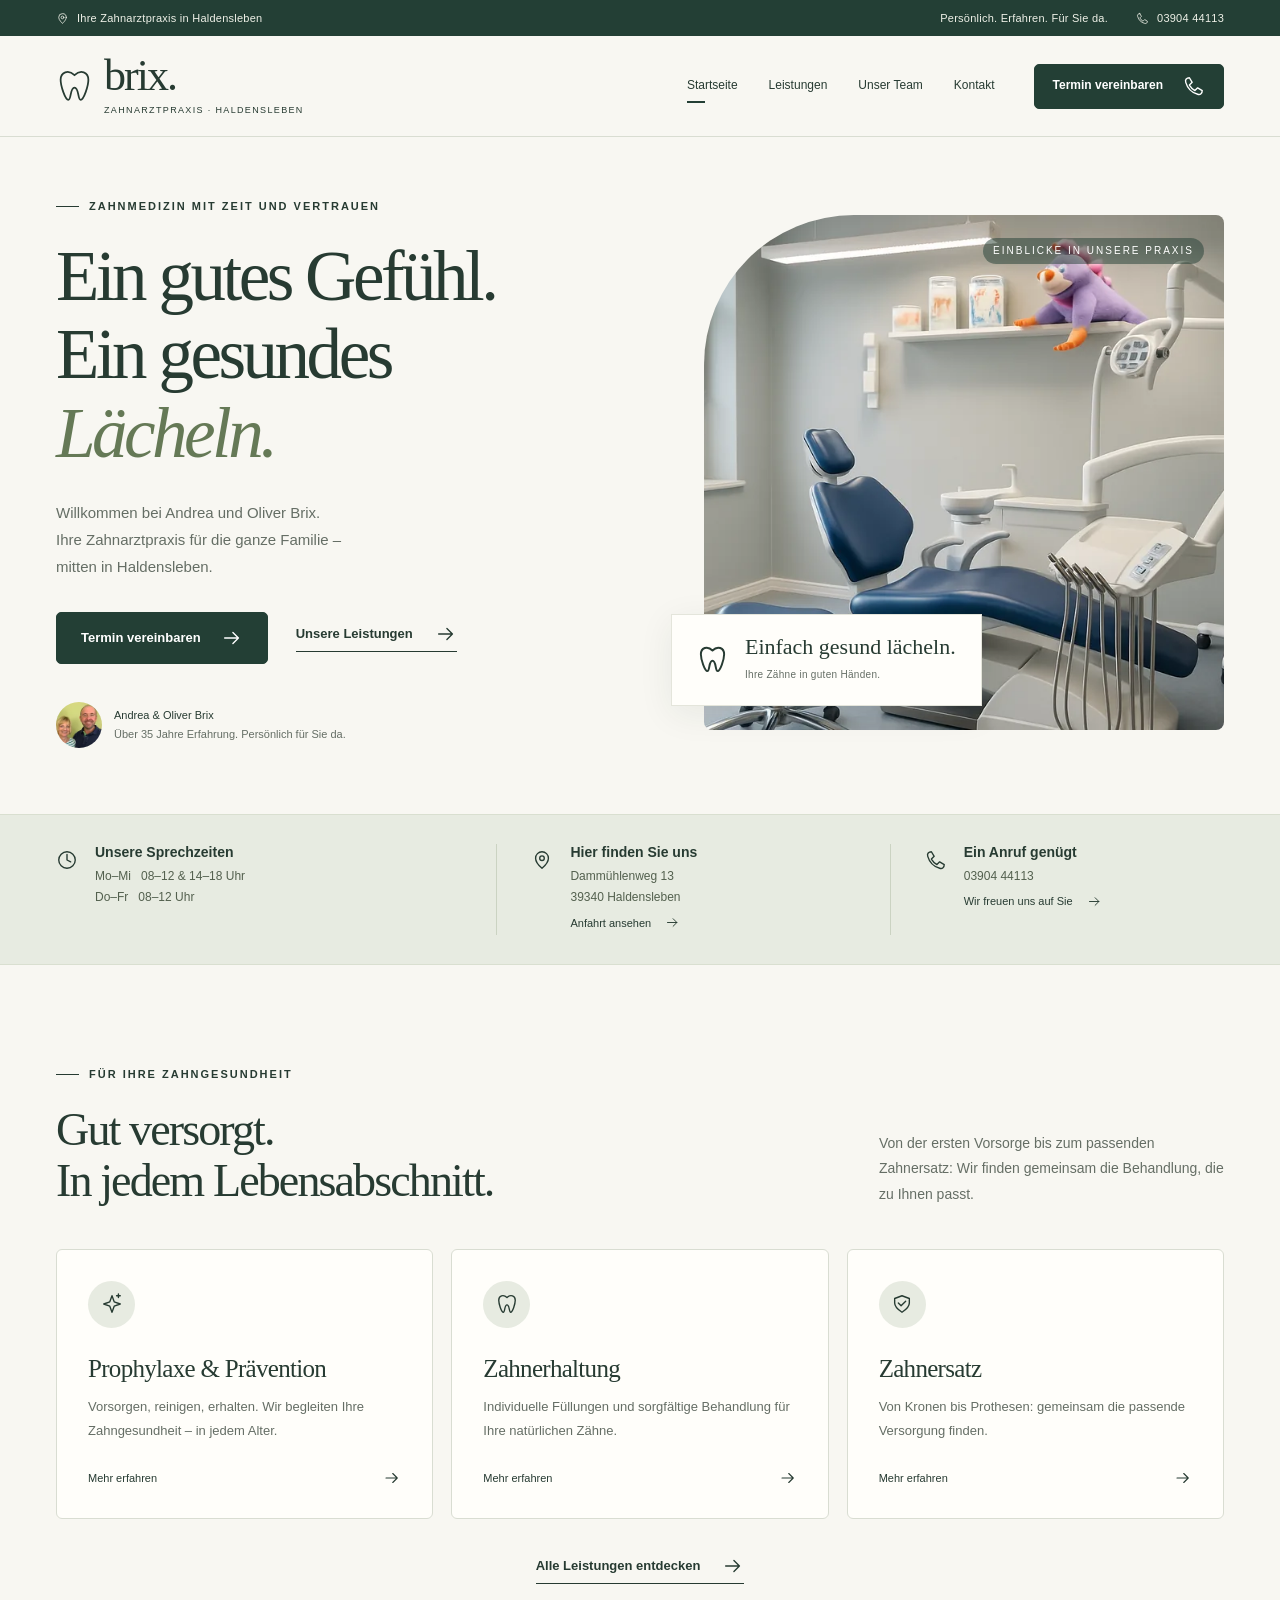
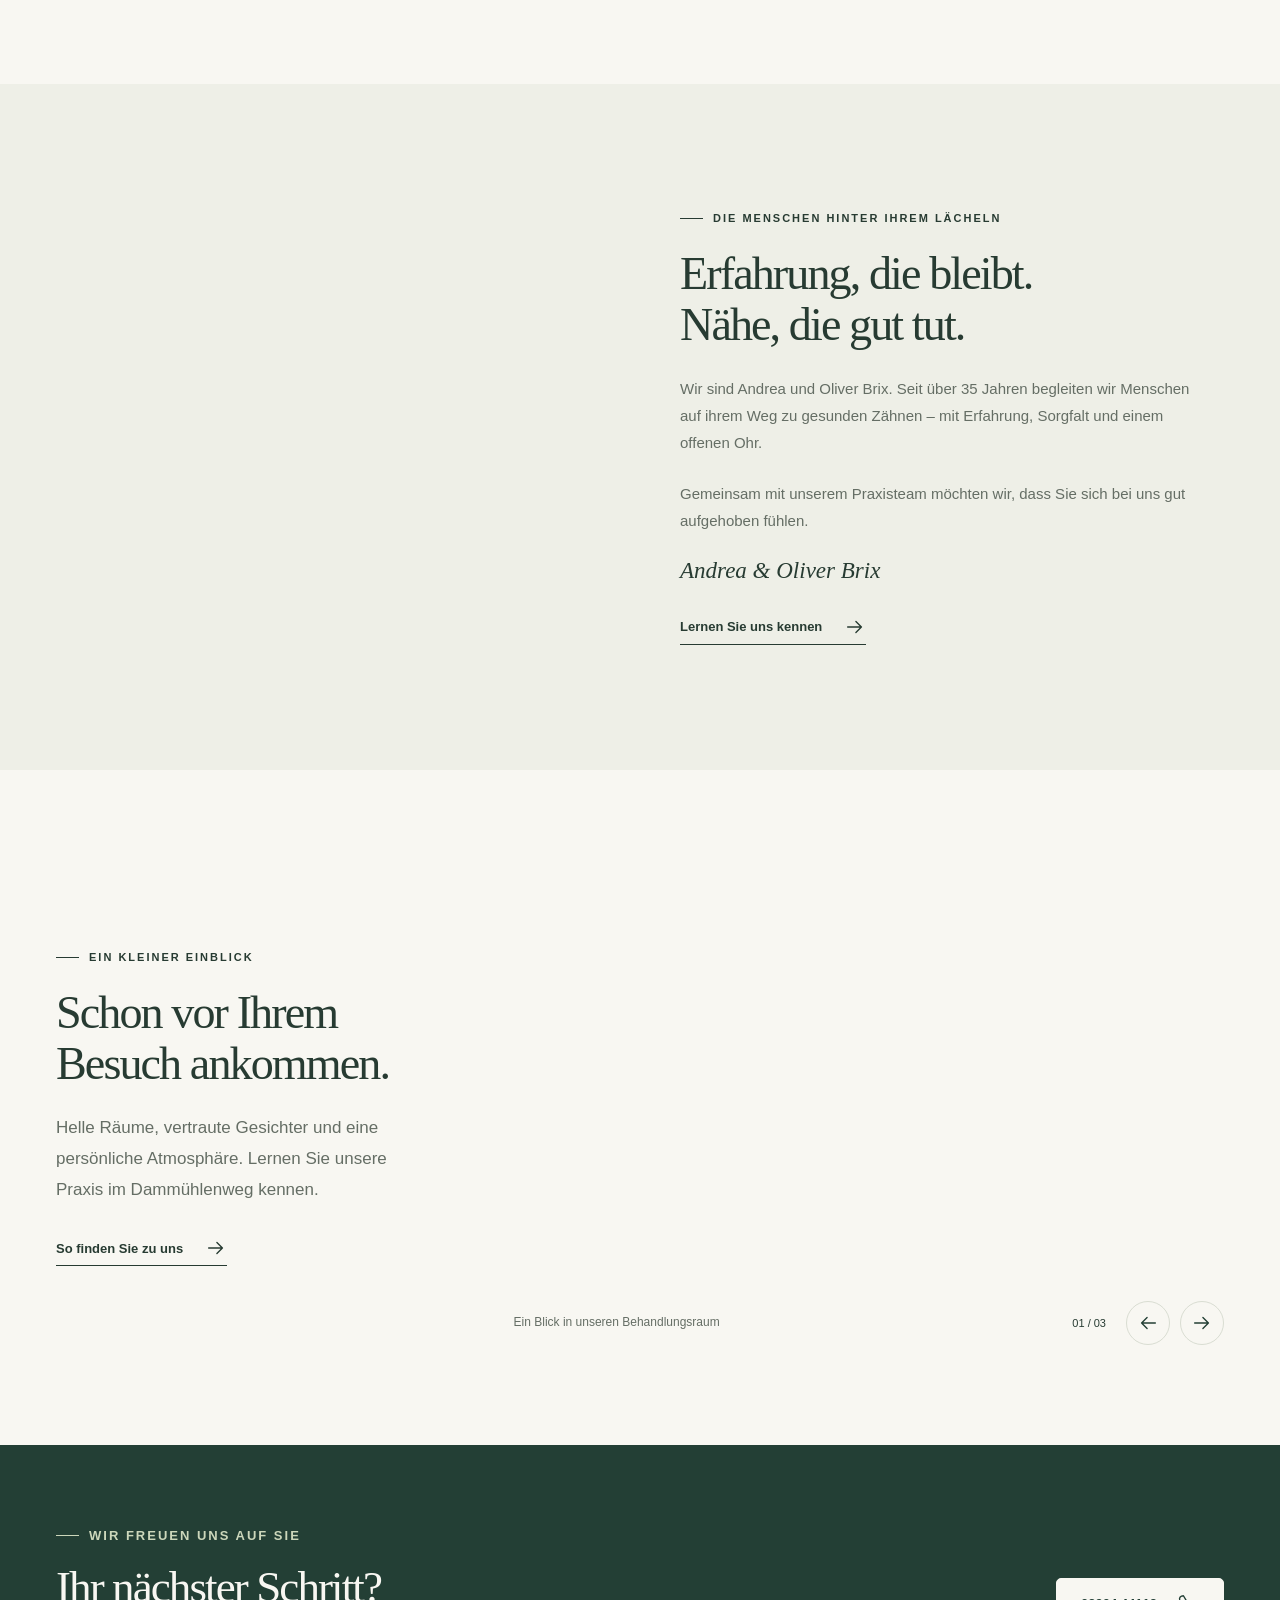
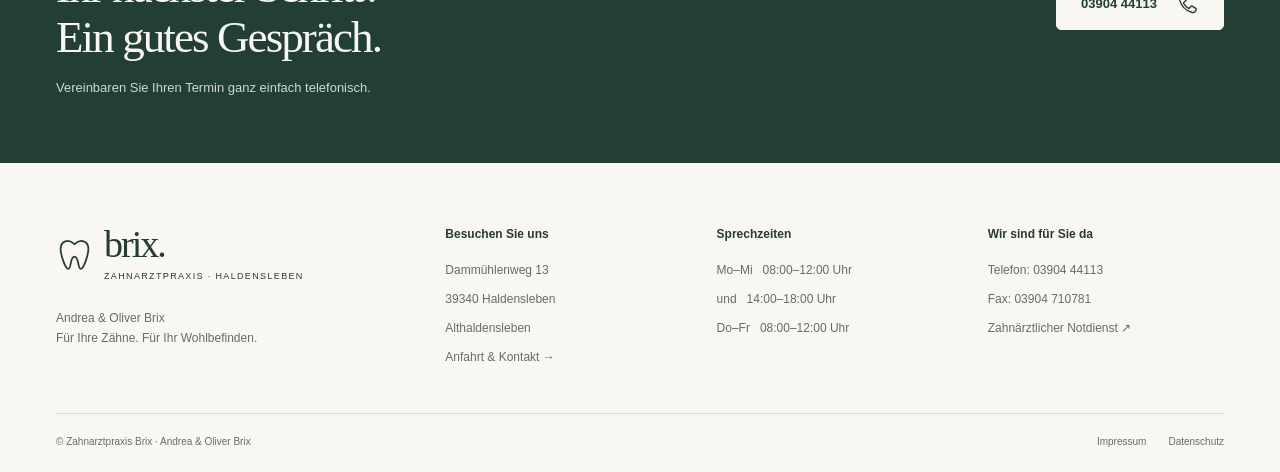
<file: index.html>
<!doctype html>
<html lang="de"><head><meta charset="utf-8"><meta name="viewport" content="width=device-width, initial-scale=1"><script>document.documentElement.classList.add('js')</script><title>Zahnarzt in Haldensleben | Zahnarztpraxis Brix</title><meta name="description" content="Andrea und Oliver Brix – Ihre Zahnarztpraxis in Haldensleben. Lernen Sie unser Team, unsere Leistungen und unsere Praxis kennen. Telefon 03904 44113."><meta name="robots" content="index,follow,max-image-preview:large"><meta property="og:type" content="website"><meta property="og:locale" content="de_DE"><meta property="og:site_name" content="Zahnarztpraxis Brix"><meta property="og:title" content="Zahnarzt in Haldensleben | Zahnarztpraxis Brix"><meta property="og:description" content="Andrea und Oliver Brix – Ihre Zahnarztpraxis in Haldensleben. Lernen Sie unser Team, unsere Leistungen und unsere Praxis kennen. Telefon 03904 44113."><link rel="canonical" href="https://www.zahnarztpraxis-brix.com/"><meta property="og:url" content="https://www.zahnarztpraxis-brix.com/"><meta property="og:image" content="https://www.zahnarztpraxis-brix.com/assets/room1.webp"><meta property="og:image:alt" content="Behandlungsraum der Zahnarztpraxis Brix in Haldensleben"><script type="application/ld+json">{"@context": "https://schema.org", "@graph": [{"@type": "Dentist", "@id": "https://www.zahnarztpraxis-brix.com/#praxis", "name": "Zahnarztpraxis Brix", "telephone": "+49 3904 44113", "faxNumber": "+49 3904 710781", "address": {"@type": "PostalAddress", "streetAddress": "Dammühlenweg 13", "postalCode": "39340", "addressLocality": "Haldensleben", "addressCountry": "DE"}, "openingHoursSpecification": [{"@type": "OpeningHoursSpecification", "dayOfWeek": ["Monday", "Tuesday", "Wednesday", "Thursday", "Friday"], "opens": "08:00", "closes": "12:00"}, {"@type": "OpeningHoursSpecification", "dayOfWeek": ["Monday", "Tuesday", "Wednesday"], "opens": "14:00", "closes": "18:00"}], "url": "https://www.zahnarztpraxis-brix.com/", "image": ["https://www.zahnarztpraxis-brix.com/assets/room1.webp", "https://www.zahnarztpraxis-brix.com/assets/dentists.webp"]}, {"@type": "WebPage", "name": "Zahnarzt in Haldensleben | Zahnarztpraxis Brix", "description": "Andrea und Oliver Brix – Ihre Zahnarztpraxis in Haldensleben. Lernen Sie unser Team, unsere Leistungen und unsere Praxis kennen. Telefon 03904 44113.", "inLanguage": "de-DE", "about": {"@id": "https://www.zahnarztpraxis-brix.com/#praxis"}, "url": "https://www.zahnarztpraxis-brix.com/"}]}</script><meta name="theme-color" content="#233f35"><link rel="icon" href="assets/favicon.svg" type="image/svg+xml"><link rel="stylesheet" href="assets/style.css"><script src="assets/site.js" defer></script></head><body><a class="skip-link" href="#main">Zum Inhalt springen</a>
    <div class="topbar" role="region" aria-label="Praxis auf einen Blick"><div class="wrap"><a href="kontakt.html#anfahrt"><svg viewBox="0 0 24 24" aria-hidden="true"><path d="M19 10c0 5-7 11-7 11S5 15 5 10a7 7 0 1 1 14 0Z"/><circle cx="12" cy="10" r="2.5"/></svg><span><span class="location-prefix">Ihre Zahnarztpraxis in </span>Haldensleben</span></a><div class="topbar-right"><span>Persönlich. Erfahren. Für Sie da.</span><a href="tel:+49390444113"><svg viewBox="0 0 24 24" aria-hidden="true"><path d="m7 3 3 5-3 3a16 16 0 0 0 6 6l3-3 5 3c0 3-2 5-5 4C9 19 5 15 3 8 2 5 4 3 7 3Z"/></svg>03904 44113</a></div></div></div>
    <header class="site-header"><div class="wrap header-inner"><a class="brand" href="index.html"><svg viewBox="0 0 24 24" aria-hidden="true"><path d="M12 5C8 1 3 3 3 8c0 4 3 13 5 13s1-8 4-8 2 8 4 8 5-9 5-13c0-5-5-7-9-3Z"/></svg><span><span class="brand-name">brix.</span><span class="brand-sub">Zahnarztpraxis · Haldensleben</span></span><span class="visually-hidden"> – Startseite</span></a><button class="menu-toggle" aria-label="Menü öffnen" aria-controls="navigation" aria-expanded="false"><svg viewBox="0 0 24 24" aria-hidden="true"><path d="M4 7h16M4 12h16M4 17h16"/></svg></button><nav class="nav" id="navigation" aria-label="Hauptnavigation"><a href="index.html" aria-current="page">Startseite</a><a href="leistungen.html">Leistungen</a><a href="team.html">Unser Team</a><a href="kontakt.html">Kontakt</a><a class="button " href="kontakt.html">Termin vereinbaren<svg viewBox="0 0 24 24" aria-hidden="true"><path d="m7 3 3 5-3 3a16 16 0 0 0 6 6l3-3 5 3c0 3-2 5-5 4C9 19 5 15 3 8 2 5 4 3 7 3Z"/></svg></a></nav></div></header><main id="main">
<section class="wrap hero"><div class="hero-copy"><p class="eyebrow">Zahnmedizin mit Zeit und Vertrauen</p><h1>Ein gutes Gefühl.<br>Ein gesundes<br><em>Lächeln.</em></h1><p class="intro">Willkommen bei Andrea und Oliver Brix. <br>Ihre Zahnarztpraxis für die ganze Familie – <br>mitten in Haldensleben.</p><div class="actions"><a class="button " href="kontakt.html">Termin vereinbaren<svg viewBox="0 0 24 24" aria-hidden="true"><path d="M4 12h15m-6-6 6 6-6 6"/></svg></a><a class="text-link" href="leistungen.html">Unsere Leistungen<svg viewBox="0 0 24 24" aria-hidden="true"><path d="M4 12h15m-6-6 6 6-6 6"/></svg></a></div><div class="hero-trust"><img src="assets/dentists-160.webp" alt="" width="160" height="107" decoding="async"><p><strong>Andrea &amp; Oliver Brix</strong><span>Über 35 Jahre Erfahrung. Persönlich für Sie da.</span></p></div></div><div class="hero-visual"><img class="hero-photo" src="assets/room1.webp" alt="Unser heller Behandlungsraum in der Zahnarztpraxis Brix" width="1400" height="933" fetchpriority="high" decoding="async" srcset="assets/room1-640.webp 640w, assets/room1-960.webp 960w, assets/room1-1120.webp 1120w, assets/room1.webp 1400w" sizes="(max-height: 500px) 450px, (max-width: 580px) 555px, (max-width: 800px) 653px, (max-width: 1100px) 750px, 855px"><span class="photo-index">EINBLICKE IN UNSERE PRAXIS</span><div class="photo-label"><svg viewBox="0 0 24 24" aria-hidden="true"><path d="M12 5C8 1 3 3 3 8c0 4 3 13 5 13s1-8 4-8 2 8 4 8 5-9 5-13c0-5-5-7-9-3Z"/></svg><div><strong>Einfach gesund lächeln.</strong><span>Ihre Zähne in guten Händen.</span></div></div></div></section>
<section class="info-band" aria-label="Die wichtigsten Praxisinformationen"><div class="wrap info-grid"><div class="info-item"><svg viewBox="0 0 24 24" aria-hidden="true"><circle cx="12" cy="12" r="9"/><path d="M12 6v6l4 2"/></svg><div><h2>Unsere Sprechzeiten</h2><p>Mo–Mi &nbsp; 08–12 &amp; 14–18 Uhr<br>Do–Fr &nbsp; 08–12 Uhr</p></div></div><div class="info-item"><svg viewBox="0 0 24 24" aria-hidden="true"><path d="M19 10c0 5-7 11-7 11S5 15 5 10a7 7 0 1 1 14 0Z"/><circle cx="12" cy="10" r="2.5"/></svg><div><h2>Hier finden Sie uns</h2><p>Dammühlenweg 13<br>39340 Haldensleben</p><a class="mini-link" href="kontakt.html#anfahrt">Anfahrt ansehen <svg viewBox="0 0 24 24" aria-hidden="true"><path d="M4 12h15m-6-6 6 6-6 6"/></svg></a></div></div><div class="info-item"><svg viewBox="0 0 24 24" aria-hidden="true"><path d="m7 3 3 5-3 3a16 16 0 0 0 6 6l3-3 5 3c0 3-2 5-5 4C9 19 5 15 3 8 2 5 4 3 7 3Z"/></svg><div><h2>Ein Anruf genügt</h2><p><a href="tel:+49390444113">03904 44113</a></p><a class="mini-link" href="tel:+49390444113">Wir freuen uns auf Sie <svg viewBox="0 0 24 24" aria-hidden="true"><path d="M4 12h15m-6-6 6 6-6 6"/></svg></a></div></div></div></section>
<section class="section wrap"><div class="section-top"><div><p class="eyebrow">Für Ihre Zahngesundheit</p><h2>Gut versorgt.<br>In jedem Lebensabschnitt.</h2></div><p class="intro">Von der ersten Vorsorge bis zum passenden Zahnersatz: Wir finden gemeinsam die Behandlung, die zu Ihnen passt.</p></div><div class="services-grid"><a class="service-card" href="leistungen.html#prophylaxe"><span class="service-icon"><svg viewBox="0 0 24 24" aria-hidden="true"><path d="m12 3 2.4 6.6L21 12l-6.6 2.4L12 21l-2.4-6.6L3 12l6.6-2.4L12 3Zm7-2v4m-2-2h4"/></svg></span><h3>Prophylaxe &amp; Prävention</h3><p>Vorsorgen, reinigen, erhalten. Wir begleiten Ihre Zahngesundheit – in jedem Alter.</p><span class="card-link">Mehr erfahren <svg viewBox="0 0 24 24" aria-hidden="true"><path d="M4 12h15m-6-6 6 6-6 6"/></svg></span></a><a class="service-card" href="leistungen.html#zahnerhaltung"><span class="service-icon"><svg viewBox="0 0 24 24" aria-hidden="true"><path d="M12 5C8 1 3 3 3 8c0 4 3 13 5 13s1-8 4-8 2 8 4 8 5-9 5-13c0-5-5-7-9-3Z"/></svg></span><h3>Zahnerhaltung</h3><p>Individuelle Füllungen und sorgfältige Behandlung für Ihre natürlichen Zähne.</p><span class="card-link">Mehr erfahren <svg viewBox="0 0 24 24" aria-hidden="true"><path d="M4 12h15m-6-6 6 6-6 6"/></svg></span></a><a class="service-card" href="leistungen.html#zahnersatz"><span class="service-icon"><svg viewBox="0 0 24 24" aria-hidden="true"><path d="m12 3 8 3v5c0 5-8 10-8 10S4 16 4 11V6l8-3Z"/><path d="m8 11 3 3 5-5"/></svg></span><h3>Zahnersatz</h3><p>Von Kronen bis Prothesen: gemeinsam die passende Versorgung finden.</p><span class="card-link">Mehr erfahren <svg viewBox="0 0 24 24" aria-hidden="true"><path d="M4 12h15m-6-6 6 6-6 6"/></svg></span></a></div><div class="section-tail"><a class="text-link" href="leistungen.html">Alle Leistungen entdecken<svg viewBox="0 0 24 24" aria-hidden="true"><path d="M4 12h15m-6-6 6 6-6 6"/></svg></a></div></section>
<section class="section team-section"><div class="wrap"><div class="team-feature"><img src="assets/dentists.webp" alt="Andrea und Oliver Brix, Zahnärzte und Praxisinhaber" width="800" height="533" loading="lazy" decoding="async" srcset="assets/dentists-400.webp 400w, assets/dentists.webp 800w" sizes="(max-width: 580px) calc(100vw - 40px), (max-width: 800px) calc(50vw - 38px), 580px"><div><p class="eyebrow">Die Menschen hinter Ihrem Lächeln</p><h2>Erfahrung, die bleibt.<br>Nähe, die gut tut.</h2><p class="intro">Wir sind Andrea und Oliver Brix. Seit über 35 Jahren begleiten wir Menschen auf ihrem Weg zu gesunden Zähnen – mit Erfahrung, Sorgfalt und einem offenen Ohr.</p><p class="intro">Gemeinsam mit unserem Praxisteam möchten wir, dass Sie sich bei uns gut aufgehoben fühlen.</p><p class="signature">Andrea &amp; Oliver Brix</p><div class="actions"><a class="text-link" href="team.html">Lernen Sie uns kennen<svg viewBox="0 0 24 24" aria-hidden="true"><path d="M4 12h15m-6-6 6 6-6 6"/></svg></a></div></div></div></div></section>
<section class="section wrap"><div class="gallery-layout"><div><p class="eyebrow">Ein kleiner Einblick</p><h2>Schon vor Ihrem<br>Besuch ankommen.</h2><p class="intro">Helle Räume, vertraute Gesichter und eine persönliche Atmosphäre. Lernen Sie unsere Praxis im Dammühlenweg kennen.</p><div class="actions"><a class="text-link" href="kontakt.html#anfahrt">So finden Sie zu uns<svg viewBox="0 0 24 24" aria-hidden="true"><path d="M4 12h15m-6-6 6 6-6 6"/></svg></a></div></div><div class="gallery-frame" data-gallery role="region" aria-label="Bilder unserer Praxis"><img src="assets/room1.webp" alt="Heller Behandlungsraum mit blauem Behandlungsstuhl" width="1400" height="933" loading="lazy" decoding="async" srcset="assets/room1-640.webp 640w, assets/room1-960.webp 960w, assets/room1-1120.webp 1120w, assets/room1.webp 1400w" sizes="(max-width: 800px) calc(100vw - 40px), 760px"><div class="gallery-footer"><p class="gallery-caption" aria-live="polite">Ein Blick in unseren Behandlungsraum</p><div class="gallery-controls" hidden><span class="gallery-count">01 / 03</span><button class="icon-button" data-prev aria-label="Vorheriges Praxisbild"><svg viewBox="0 0 24 24" aria-hidden="true"><path d="M20 12H5m6-6-6 6 6 6"/></svg></button><button class="icon-button" data-next aria-label="Nächstes Praxisbild"><svg viewBox="0 0 24 24" aria-hidden="true"><path d="M4 12h15m-6-6 6 6-6 6"/></svg></button></div></div></div></div></section><section class="cta"><div class="wrap"><div><p class="eyebrow">Wir freuen uns auf Sie</p><h2>Ihr nächster Schritt?<br>Ein gutes Gespräch.</h2><p>Vereinbaren Sie Ihren Termin ganz einfach telefonisch.</p></div><a class="button light" href="tel:+49390444113">03904 44113<svg viewBox="0 0 24 24" aria-hidden="true"><path d="m7 3 3 5-3 3a16 16 0 0 0 6 6l3-3 5 3c0 3-2 5-5 4C9 19 5 15 3 8 2 5 4 3 7 3Z"/></svg></a></div></section></main><footer class="footer"><div class="wrap"><div class="footer-grid"><div><a class="brand" href="index.html"><svg viewBox="0 0 24 24" aria-hidden="true"><path d="M12 5C8 1 3 3 3 8c0 4 3 13 5 13s1-8 4-8 2 8 4 8 5-9 5-13c0-5-5-7-9-3Z"/></svg><span><span class="brand-name">brix.</span><span class="brand-sub">Zahnarztpraxis · Haldensleben</span></span><span class="visually-hidden"> – Startseite</span></a><p>Andrea &amp; Oliver Brix<br>Für Ihre Zähne. Für Ihr Wohlbefinden.</p></div><div><h2>Besuchen Sie uns</h2><ul><li>Dammühlenweg 13</li><li>39340 Haldensleben</li><li>Althaldensleben</li><li><a href="kontakt.html#anfahrt">Anfahrt &amp; Kontakt →</a></li></ul></div><div><h2>Sprechzeiten</h2><ul><li>Mo–Mi &nbsp; 08:00–12:00 Uhr</li><li>und &nbsp; 14:00–18:00 Uhr</li><li>Do–Fr &nbsp; 08:00–12:00 Uhr</li></ul></div><div><h2>Wir sind für Sie da</h2><ul><li><a href="tel:+49390444113">Telefon: 03904 44113</a></li><li>Fax: 03904 710781</li><li><a href="http://www.zbd-boerdekreis.de/seite/294524/hdl.html" target="_blank" rel="noopener noreferrer">Zahnärztlicher Notdienst ↗</a></li></ul></div></div><div class="footer-bottom"><span>© Zahnarztpraxis Brix · Andrea &amp; Oliver Brix</span><div><a href="impressum.html">Impressum</a><a href="datenschutz.html">Datenschutz</a></div></div></div><a class="mobile-call" href="tel:+49390444113"><svg viewBox="0 0 24 24" aria-hidden="true"><path d="m7 3 3 5-3 3a16 16 0 0 0 6 6l3-3 5 3c0 3-2 5-5 4C9 19 5 15 3 8 2 5 4 3 7 3Z"/></svg>Anrufen &amp; Termin vereinbaren</a></footer></body></html>
</file>
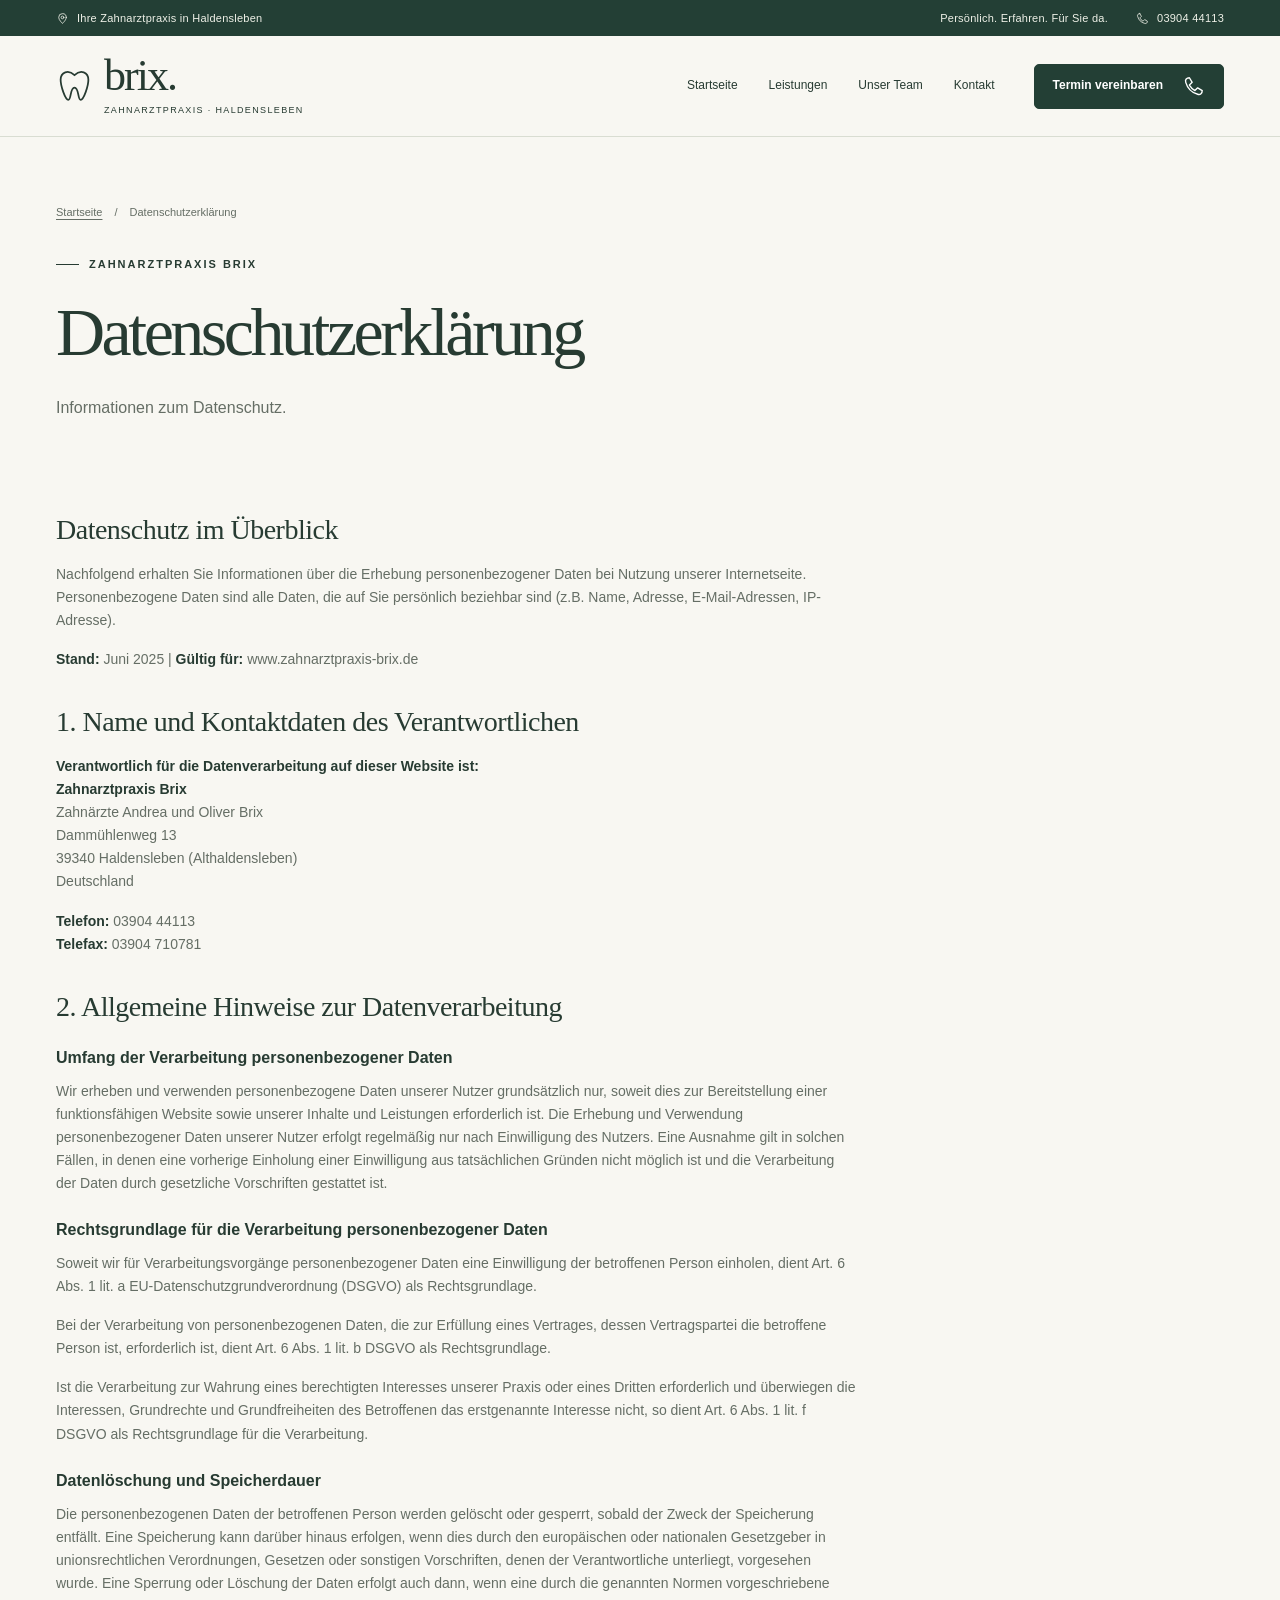
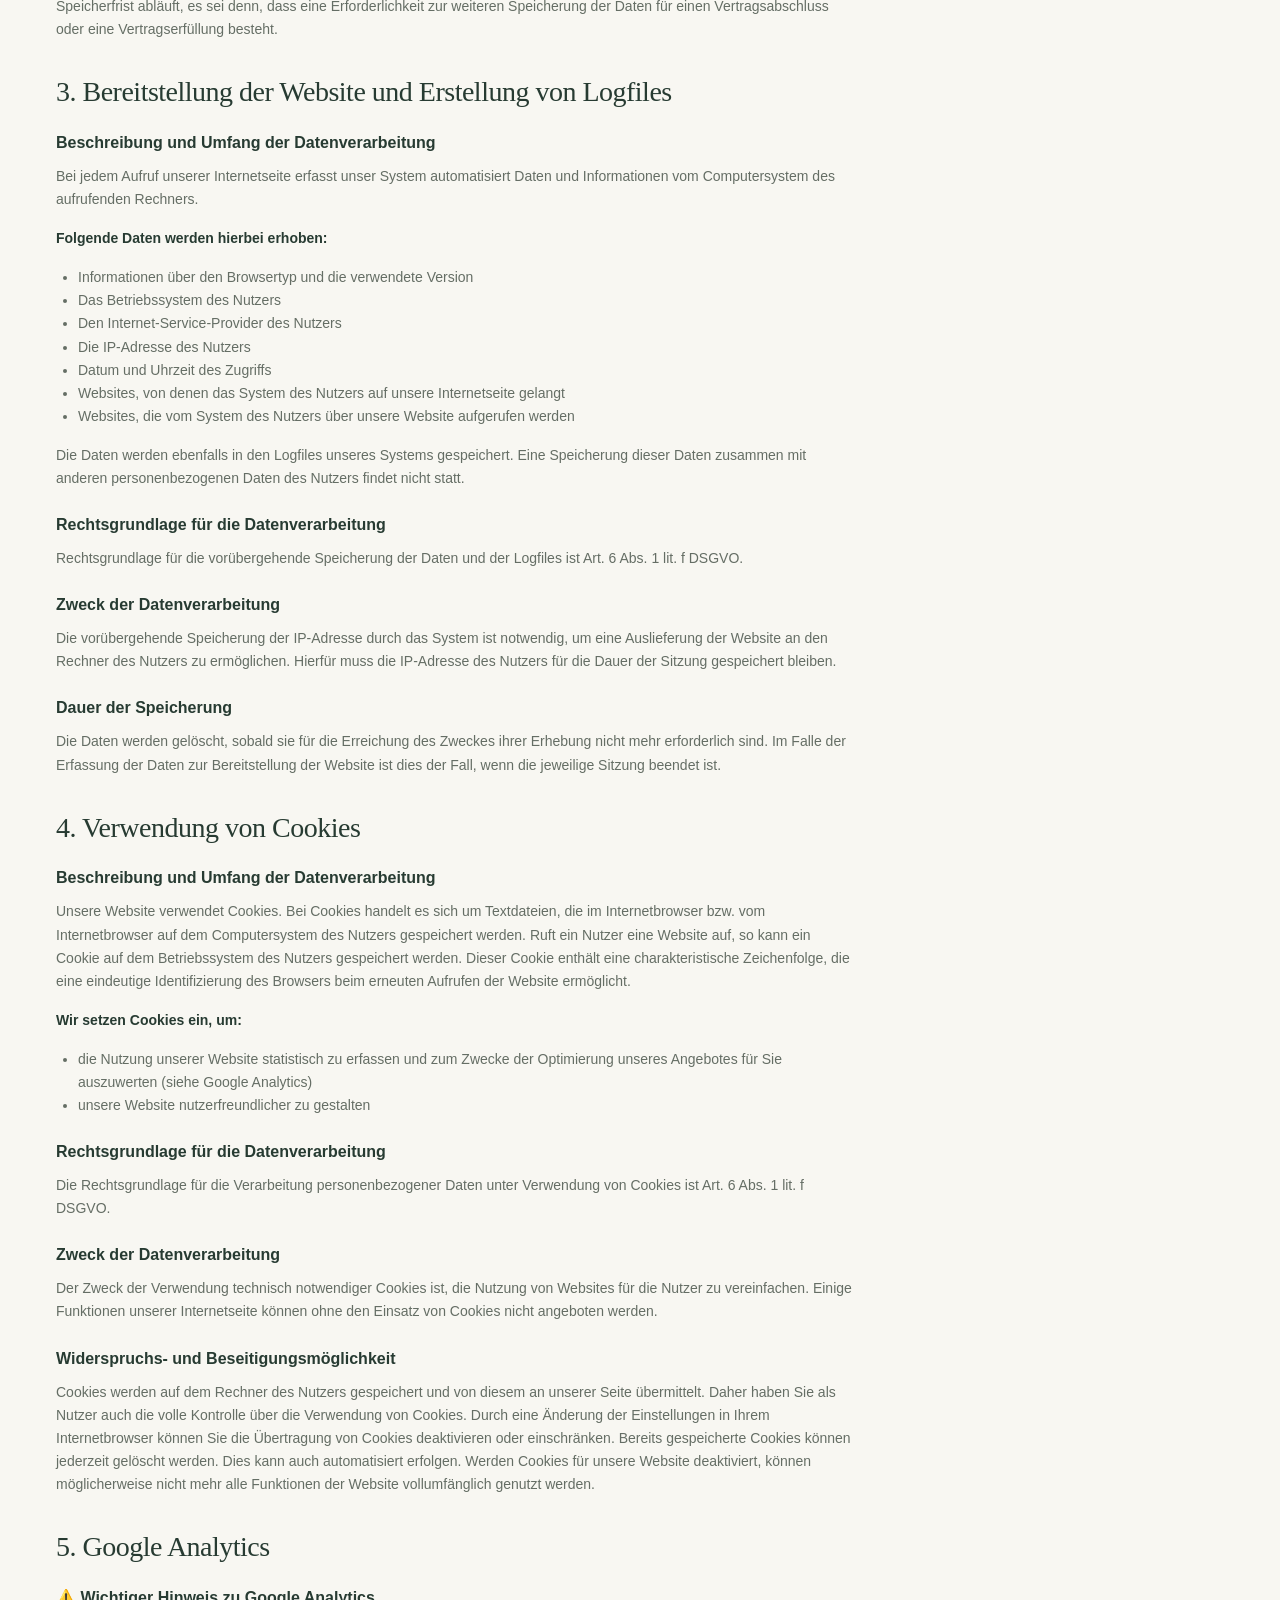
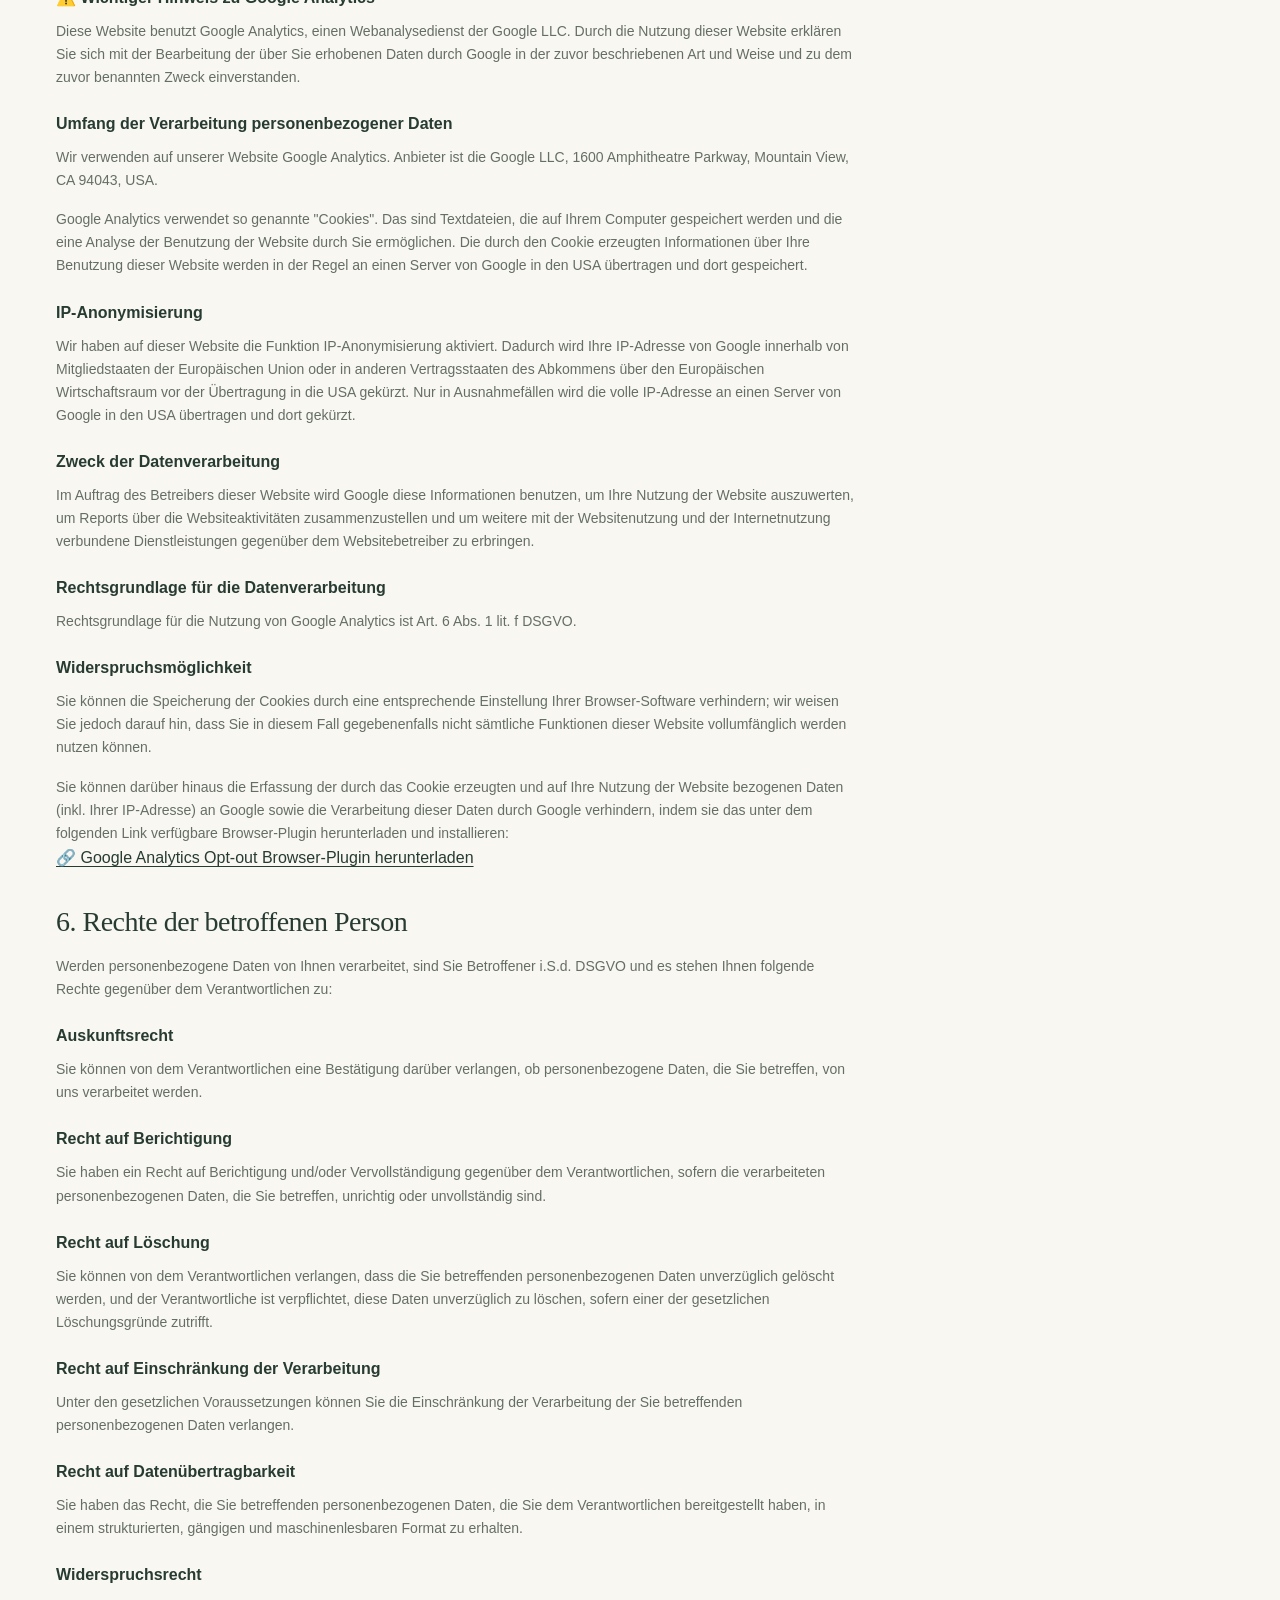
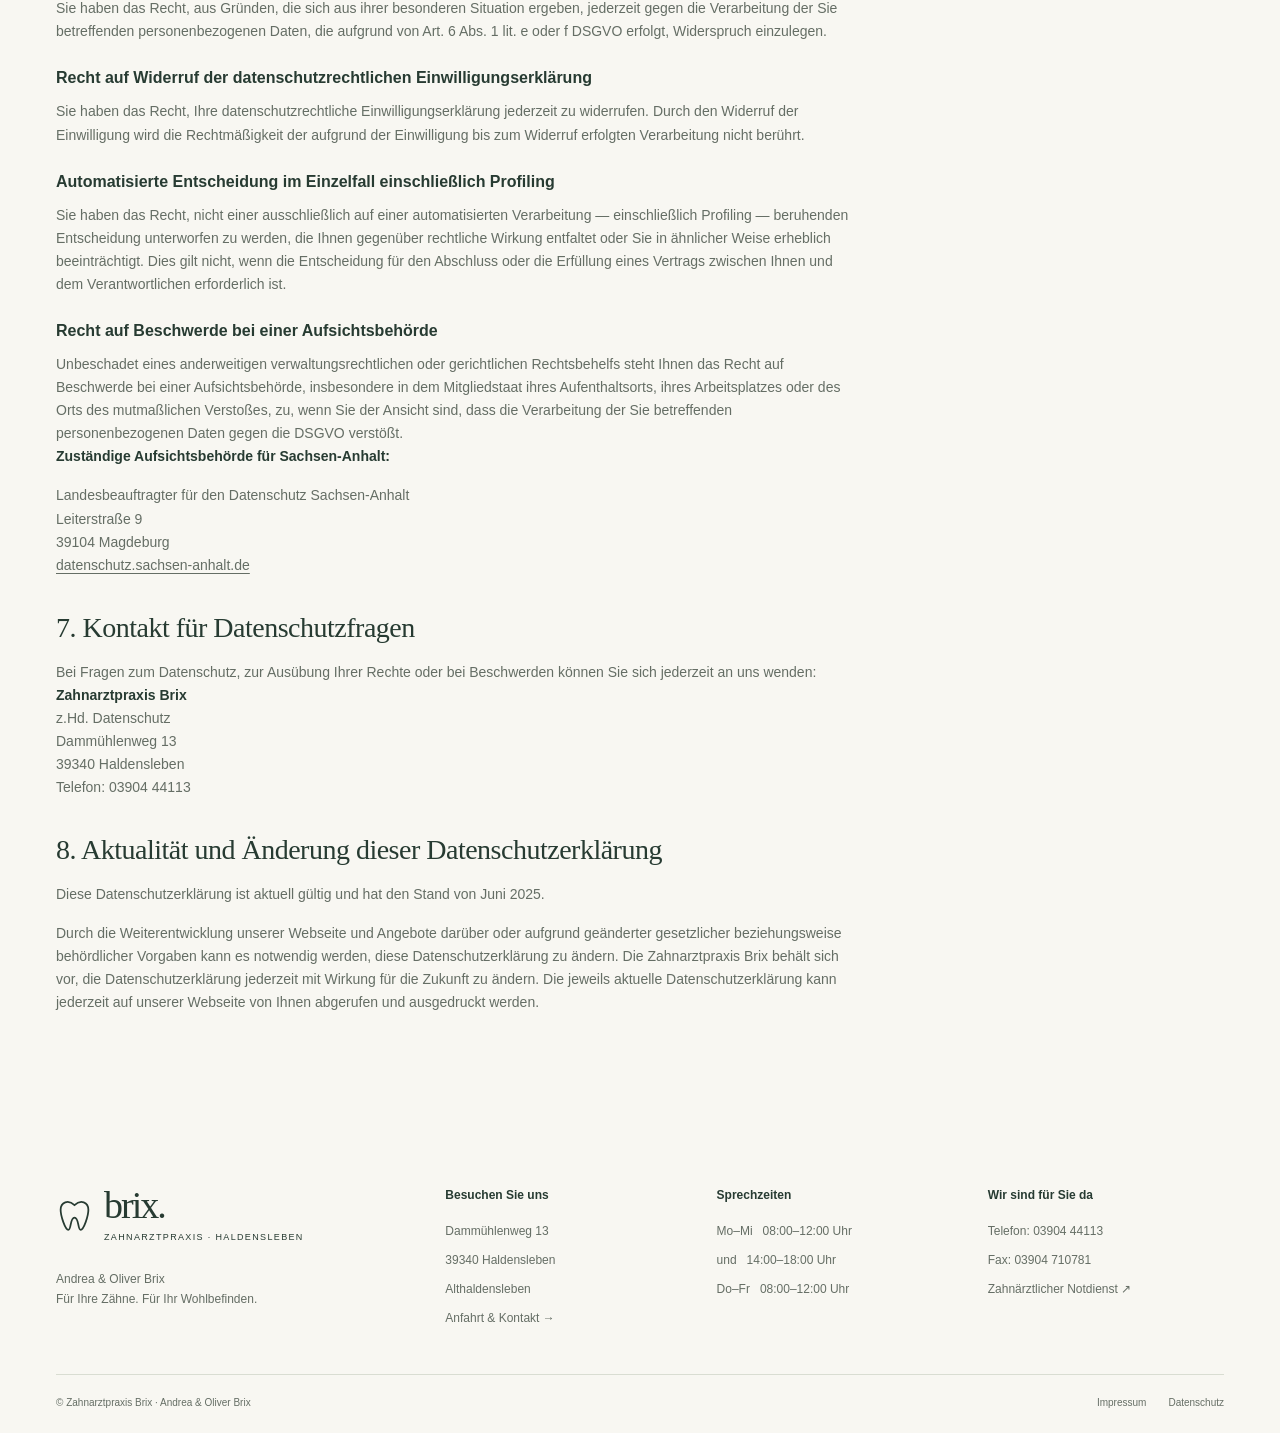
<file: datenschutz.html>
<!doctype html>
<html lang="de"><head><meta charset="utf-8"><meta name="viewport" content="width=device-width, initial-scale=1"><script>document.documentElement.classList.add('js')</script><title>Datenschutzerklärung | Zahnarztpraxis Brix</title><meta name="description" content="Informationen zum Datenschutz."><meta name="robots" content="index,follow,max-image-preview:large"><meta property="og:type" content="website"><meta property="og:locale" content="de_DE"><meta property="og:site_name" content="Zahnarztpraxis Brix"><meta property="og:title" content="Datenschutzerklärung | Zahnarztpraxis Brix"><meta property="og:description" content="Informationen zum Datenschutz."><link rel="canonical" href="https://www.zahnarztpraxis-brix.com/datenschutz.html"><meta property="og:url" content="https://www.zahnarztpraxis-brix.com/datenschutz.html"><meta property="og:image" content="https://www.zahnarztpraxis-brix.com/assets/room1.webp"><meta property="og:image:alt" content="Behandlungsraum der Zahnarztpraxis Brix in Haldensleben"><script type="application/ld+json">{"@context": "https://schema.org", "@graph": [{"@type": "Dentist", "@id": "https://www.zahnarztpraxis-brix.com/#praxis", "name": "Zahnarztpraxis Brix", "telephone": "+49 3904 44113", "faxNumber": "+49 3904 710781", "address": {"@type": "PostalAddress", "streetAddress": "Dammühlenweg 13", "postalCode": "39340", "addressLocality": "Haldensleben", "addressCountry": "DE"}, "openingHoursSpecification": [{"@type": "OpeningHoursSpecification", "dayOfWeek": ["Monday", "Tuesday", "Wednesday", "Thursday", "Friday"], "opens": "08:00", "closes": "12:00"}, {"@type": "OpeningHoursSpecification", "dayOfWeek": ["Monday", "Tuesday", "Wednesday"], "opens": "14:00", "closes": "18:00"}], "url": "https://www.zahnarztpraxis-brix.com/", "image": ["https://www.zahnarztpraxis-brix.com/assets/room1.webp", "https://www.zahnarztpraxis-brix.com/assets/dentists.webp"]}, {"@type": "WebPage", "name": "Datenschutzerklärung | Zahnarztpraxis Brix", "description": "Informationen zum Datenschutz.", "inLanguage": "de-DE", "about": {"@id": "https://www.zahnarztpraxis-brix.com/#praxis"}, "url": "https://www.zahnarztpraxis-brix.com/datenschutz.html"}, {"@type": "BreadcrumbList", "itemListElement": [{"@type": "ListItem", "position": 1, "name": "Startseite", "item": "https://www.zahnarztpraxis-brix.com/"}, {"@type": "ListItem", "position": 2, "name": "Datenschutzerklärung", "item": "https://www.zahnarztpraxis-brix.com/datenschutz.html"}]}]}</script><meta name="theme-color" content="#233f35"><link rel="icon" href="assets/favicon.svg" type="image/svg+xml"><link rel="stylesheet" href="assets/style.css"><script src="assets/site.js" defer></script></head><body><a class="skip-link" href="#main">Zum Inhalt springen</a>
    <div class="topbar" role="region" aria-label="Praxis auf einen Blick"><div class="wrap"><a href="kontakt.html#anfahrt"><svg viewBox="0 0 24 24" aria-hidden="true"><path d="M19 10c0 5-7 11-7 11S5 15 5 10a7 7 0 1 1 14 0Z"/><circle cx="12" cy="10" r="2.5"/></svg><span><span class="location-prefix">Ihre Zahnarztpraxis in </span>Haldensleben</span></a><div class="topbar-right"><span>Persönlich. Erfahren. Für Sie da.</span><a href="tel:+49390444113"><svg viewBox="0 0 24 24" aria-hidden="true"><path d="m7 3 3 5-3 3a16 16 0 0 0 6 6l3-3 5 3c0 3-2 5-5 4C9 19 5 15 3 8 2 5 4 3 7 3Z"/></svg>03904 44113</a></div></div></div>
    <header class="site-header"><div class="wrap header-inner"><a class="brand" href="index.html"><svg viewBox="0 0 24 24" aria-hidden="true"><path d="M12 5C8 1 3 3 3 8c0 4 3 13 5 13s1-8 4-8 2 8 4 8 5-9 5-13c0-5-5-7-9-3Z"/></svg><span><span class="brand-name">brix.</span><span class="brand-sub">Zahnarztpraxis · Haldensleben</span></span><span class="visually-hidden"> – Startseite</span></a><button class="menu-toggle" aria-label="Menü öffnen" aria-controls="navigation" aria-expanded="false"><svg viewBox="0 0 24 24" aria-hidden="true"><path d="M4 7h16M4 12h16M4 17h16"/></svg></button><nav class="nav" id="navigation" aria-label="Hauptnavigation"><a href="index.html">Startseite</a><a href="leistungen.html">Leistungen</a><a href="team.html">Unser Team</a><a href="kontakt.html">Kontakt</a><a class="button " href="kontakt.html">Termin vereinbaren<svg viewBox="0 0 24 24" aria-hidden="true"><path d="m7 3 3 5-3 3a16 16 0 0 0 6 6l3-3 5 3c0 3-2 5-5 4C9 19 5 15 3 8 2 5 4 3 7 3Z"/></svg></a></nav></div></header><main id="main"><div class="wrap"><div class="page-intro"><div class="breadcrumb"><a href="index.html">Startseite</a><span>/</span>Datenschutzerklärung</div><p class="eyebrow">Zahnarztpraxis Brix</p><h1>Datenschutzerklärung</h1><p class="intro">Informationen zum Datenschutz.</p></div></div><div class="wrap"><article class="legal">

<div>
<h2>Datenschutz im Überblick</h2>
<p>
              Nachfolgend erhalten Sie Informationen über die Erhebung personenbezogener Daten bei Nutzung unserer Internetseite.
              Personenbezogene Daten sind alle Daten, die auf Sie persönlich beziehbar sind (z.B. Name, Adresse, E-Mail-Adressen, IP-Adresse).
            </p>
<p>
<strong>Stand:</strong> Juni 2025 |
              <strong>Gültig für:</strong> www.zahnarztpraxis-brix.de
            </p>
</div>

<div>
<h2>1. Name und Kontaktdaten des Verantwortlichen</h2>
<p><strong>Verantwortlich für die Datenverarbeitung auf dieser Website ist:</strong></p>
<div>
<p>
<strong>Zahnarztpraxis Brix</strong><br/>
                Zahnärzte Andrea und Oliver Brix<br/>
                Dammühlenweg 13<br/>
                39340 Haldensleben (Althaldensleben)<br/>
                Deutschland
              </p>
<p>
<strong>Telefon:</strong> 03904 44113<br/>
<strong>Telefax:</strong> 03904 710781
              </p>
</div>
<h2>2. Allgemeine Hinweise zur Datenverarbeitung</h2>
<h3>Umfang der Verarbeitung personenbezogener Daten</h3>
<p>
              Wir erheben und verwenden personenbezogene Daten unserer Nutzer grundsätzlich nur, soweit dies zur Bereitstellung einer funktionsfähigen Website sowie unserer Inhalte und Leistungen erforderlich ist. Die Erhebung und Verwendung personenbezogener Daten unserer Nutzer erfolgt regelmäßig nur nach Einwilligung des Nutzers. Eine Ausnahme gilt in solchen Fällen, in denen eine vorherige Einholung einer Einwilligung aus tatsächlichen Gründen nicht möglich ist und die Verarbeitung der Daten durch gesetzliche Vorschriften gestattet ist.
            </p>
<h3>Rechtsgrundlage für die Verarbeitung personenbezogener Daten</h3>
<p>Soweit wir für Verarbeitungsvorgänge personenbezogener Daten eine Einwilligung der betroffenen Person einholen, dient Art. 6 Abs. 1 lit. a EU-Datenschutzgrundverordnung (DSGVO) als Rechtsgrundlage.</p>
<p>Bei der Verarbeitung von personenbezogenen Daten, die zur Erfüllung eines Vertrages, dessen Vertragspartei die betroffene Person ist, erforderlich ist, dient Art. 6 Abs. 1 lit. b DSGVO als Rechtsgrundlage.</p>
<p>Ist die Verarbeitung zur Wahrung eines berechtigten Interesses unserer Praxis oder eines Dritten erforderlich und überwiegen die Interessen, Grundrechte und Grundfreiheiten des Betroffenen das erstgenannte Interesse nicht, so dient Art. 6 Abs. 1 lit. f DSGVO als Rechtsgrundlage für die Verarbeitung.</p>
<h3>Datenlöschung und Speicherdauer</h3>
<p>
              Die personenbezogenen Daten der betroffenen Person werden gelöscht oder gesperrt, sobald der Zweck der Speicherung entfällt. Eine Speicherung kann darüber hinaus erfolgen, wenn dies durch den europäischen oder nationalen Gesetzgeber in unionsrechtlichen Verordnungen, Gesetzen oder sonstigen Vorschriften, denen der Verantwortliche unterliegt, vorgesehen wurde. Eine Sperrung oder Löschung der Daten erfolgt auch dann, wenn eine durch die genannten Normen vorgeschriebene Speicherfrist abläuft, es sei denn, dass eine Erforderlichkeit zur weiteren Speicherung der Daten für einen Vertragsabschluss oder eine Vertragserfüllung besteht.
            </p>
<h2>3. Bereitstellung der Website und Erstellung von Logfiles</h2>
<h3>Beschreibung und Umfang der Datenverarbeitung</h3>
<p>Bei jedem Aufruf unserer Internetseite erfasst unser System automatisiert Daten und Informationen vom Computersystem des aufrufenden Rechners.</p>
<p><strong>Folgende Daten werden hierbei erhoben:</strong></p>
<ul>
<li>Informationen über den Browsertyp und die verwendete Version</li>
<li>Das Betriebssystem des Nutzers</li>
<li>Den Internet-Service-Provider des Nutzers</li>
<li>Die IP-Adresse des Nutzers</li>
<li>Datum und Uhrzeit des Zugriffs</li>
<li>Websites, von denen das System des Nutzers auf unsere Internetseite gelangt</li>
<li>Websites, die vom System des Nutzers über unsere Website aufgerufen werden</li>
</ul>
<p>Die Daten werden ebenfalls in den Logfiles unseres Systems gespeichert. Eine Speicherung dieser Daten zusammen mit anderen personenbezogenen Daten des Nutzers findet nicht statt.</p>
<h3>Rechtsgrundlage für die Datenverarbeitung</h3>
<p>Rechtsgrundlage für die vorübergehende Speicherung der Daten und der Logfiles ist Art. 6 Abs. 1 lit. f DSGVO.</p>
<h3>Zweck der Datenverarbeitung</h3>
<p>Die vorübergehende Speicherung der IP-Adresse durch das System ist notwendig, um eine Auslieferung der Website an den Rechner des Nutzers zu ermöglichen. Hierfür muss die IP-Adresse des Nutzers für die Dauer der Sitzung gespeichert bleiben.</p>
<h3>Dauer der Speicherung</h3>
<p>Die Daten werden gelöscht, sobald sie für die Erreichung des Zweckes ihrer Erhebung nicht mehr erforderlich sind. Im Falle der Erfassung der Daten zur Bereitstellung der Website ist dies der Fall, wenn die jeweilige Sitzung beendet ist.</p>
<h2>4. Verwendung von Cookies</h2>
<h3>Beschreibung und Umfang der Datenverarbeitung</h3>
<p>Unsere Website verwendet Cookies. Bei Cookies handelt es sich um Textdateien, die im Internetbrowser bzw. vom Internetbrowser auf dem Computersystem des Nutzers gespeichert werden. Ruft ein Nutzer eine Website auf, so kann ein Cookie auf dem Betriebssystem des Nutzers gespeichert werden. Dieser Cookie enthält eine charakteristische Zeichenfolge, die eine eindeutige Identifizierung des Browsers beim erneuten Aufrufen der Website ermöglicht.</p>
<p><strong>Wir setzen Cookies ein, um:</strong></p>
<ul>
<li>die Nutzung unserer Website statistisch zu erfassen und zum Zwecke der Optimierung unseres Angebotes für Sie auszuwerten (siehe Google Analytics)</li>
<li>unsere Website nutzerfreundlicher zu gestalten</li>
</ul>
<h3>Rechtsgrundlage für die Datenverarbeitung</h3>
<p>Die Rechtsgrundlage für die Verarbeitung personenbezogener Daten unter Verwendung von Cookies ist Art. 6 Abs. 1 lit. f DSGVO.</p>
<h3>Zweck der Datenverarbeitung</h3>
<p>Der Zweck der Verwendung technisch notwendiger Cookies ist, die Nutzung von Websites für die Nutzer zu vereinfachen. Einige Funktionen unserer Internetseite können ohne den Einsatz von Cookies nicht angeboten werden.</p>
<h3>Widerspruchs- und Beseitigungsmöglichkeit</h3>
<p>Cookies werden auf dem Rechner des Nutzers gespeichert und von diesem an unserer Seite übermittelt. Daher haben Sie als Nutzer auch die volle Kontrolle über die Verwendung von Cookies. Durch eine Änderung der Einstellungen in Ihrem Internetbrowser können Sie die Übertragung von Cookies deaktivieren oder einschränken. Bereits gespeicherte Cookies können jederzeit gelöscht werden. Dies kann auch automatisiert erfolgen. Werden Cookies für unsere Website deaktiviert, können möglicherweise nicht mehr alle Funktionen der Website vollumfänglich genutzt werden.</p>
<h2>5. Google Analytics</h2>
<div>
<h3>⚠️ Wichtiger Hinweis zu Google Analytics</h3>
<p>
                Diese Website benutzt Google Analytics, einen Webanalysedienst der Google LLC. Durch die Nutzung dieser Website erklären Sie sich mit der Bearbeitung der über Sie erhobenen Daten durch Google in der zuvor beschriebenen Art und Weise und zu dem zuvor benannten Zweck einverstanden.
              </p>
</div>
<h3>Umfang der Verarbeitung personenbezogener Daten</h3>
<p>Wir verwenden auf unserer Website Google Analytics. Anbieter ist die Google LLC, 1600 Amphitheatre Parkway, Mountain View, CA 94043, USA.</p>
<p>Google Analytics verwendet so genannte "Cookies". Das sind Textdateien, die auf Ihrem Computer gespeichert werden und die eine Analyse der Benutzung der Website durch Sie ermöglichen. Die durch den Cookie erzeugten Informationen über Ihre Benutzung dieser Website werden in der Regel an einen Server von Google in den USA übertragen und dort gespeichert.</p>
<h3>IP-Anonymisierung</h3>
<p>Wir haben auf dieser Website die Funktion IP-Anonymisierung aktiviert. Dadurch wird Ihre IP-Adresse von Google innerhalb von Mitgliedstaaten der Europäischen Union oder in anderen Vertragsstaaten des Abkommens über den Europäischen Wirtschaftsraum vor der Übertragung in die USA gekürzt. Nur in Ausnahmefällen wird die volle IP-Adresse an einen Server von Google in den USA übertragen und dort gekürzt.</p>
<h3>Zweck der Datenverarbeitung</h3>
<p>Im Auftrag des Betreibers dieser Website wird Google diese Informationen benutzen, um Ihre Nutzung der Website auszuwerten, um Reports über die Websiteaktivitäten zusammenzustellen und um weitere mit der Websitenutzung und der Internetnutzung verbundene Dienstleistungen gegenüber dem Websitebetreiber zu erbringen.</p>
<h3>Rechtsgrundlage für die Datenverarbeitung</h3>
<p>Rechtsgrundlage für die Nutzung von Google Analytics ist Art. 6 Abs. 1 lit. f DSGVO.</p>
<h3>Widerspruchsmöglichkeit</h3>
<p>Sie können die Speicherung der Cookies durch eine entsprechende Einstellung Ihrer Browser-Software verhindern; wir weisen Sie jedoch darauf hin, dass Sie in diesem Fall gegebenenfalls nicht sämtliche Funktionen dieser Website vollumfänglich werden nutzen können.</p>
<p>Sie können darüber hinaus die Erfassung der durch das Cookie erzeugten und auf Ihre Nutzung der Website bezogenen Daten (inkl. Ihrer IP-Adresse) an Google sowie die Verarbeitung dieser Daten durch Google verhindern, indem sie das unter dem folgenden Link verfügbare Browser-Plugin herunterladen und installieren:</p>
<div>
<a href="https://tools.google.com/dlpage/gaoptout?hl=de" rel="noopener noreferrer" target="_blank">
                🔗 Google Analytics Opt-out Browser-Plugin herunterladen
              </a>
</div>
<h2>6. Rechte der betroffenen Person</h2>
<p>Werden personenbezogene Daten von Ihnen verarbeitet, sind Sie Betroffener i.S.d. DSGVO und es stehen Ihnen folgende Rechte gegenüber dem Verantwortlichen zu:</p>
<h3>Auskunftsrecht</h3>
<p>Sie können von dem Verantwortlichen eine Bestätigung darüber verlangen, ob personenbezogene Daten, die Sie betreffen, von uns verarbeitet werden.</p>
<h3>Recht auf Berichtigung</h3>
<p>Sie haben ein Recht auf Berichtigung und/oder Vervollständigung gegenüber dem Verantwortlichen, sofern die verarbeiteten personenbezogenen Daten, die Sie betreffen, unrichtig oder unvollständig sind.</p>
<h3>Recht auf Löschung</h3>
<p>Sie können von dem Verantwortlichen verlangen, dass die Sie betreffenden personenbezogenen Daten unverzüglich gelöscht werden, und der Verantwortliche ist verpflichtet, diese Daten unverzüglich zu löschen, sofern einer der gesetzlichen Löschungsgründe zutrifft.</p>
<h3>Recht auf Einschränkung der Verarbeitung</h3>
<p>Unter den gesetzlichen Voraussetzungen können Sie die Einschränkung der Verarbeitung der Sie betreffenden personenbezogenen Daten verlangen.</p>
<h3>Recht auf Datenübertragbarkeit</h3>
<p>Sie haben das Recht, die Sie betreffenden personenbezogenen Daten, die Sie dem Verantwortlichen bereitgestellt haben, in einem strukturierten, gängigen und maschinenlesbaren Format zu erhalten.</p>
<h3>Widerspruchsrecht</h3>
<p>Sie haben das Recht, aus Gründen, die sich aus ihrer besonderen Situation ergeben, jederzeit gegen die Verarbeitung der Sie betreffenden personenbezogenen Daten, die aufgrund von Art. 6 Abs. 1 lit. e oder f DSGVO erfolgt, Widerspruch einzulegen.</p>
<h3>Recht auf Widerruf der datenschutzrechtlichen Einwilligungserklärung</h3>
<p>Sie haben das Recht, Ihre datenschutzrechtliche Einwilligungserklärung jederzeit zu widerrufen. Durch den Widerruf der Einwilligung wird die Rechtmäßigkeit der aufgrund der Einwilligung bis zum Widerruf erfolgten Verarbeitung nicht berührt.</p>
<h3>Automatisierte Entscheidung im Einzelfall einschließlich Profiling</h3>
<p>Sie haben das Recht, nicht einer ausschließlich auf einer automatisierten Verarbeitung — einschließlich Profiling — beruhenden Entscheidung unterworfen zu werden, die Ihnen gegenüber rechtliche Wirkung entfaltet oder Sie in ähnlicher Weise erheblich beeinträchtigt. Dies gilt nicht, wenn die Entscheidung für den Abschluss oder die Erfüllung eines Vertrags zwischen Ihnen und dem Verantwortlichen erforderlich ist.</p>
<h3>Recht auf Beschwerde bei einer Aufsichtsbehörde</h3>
<p>Unbeschadet eines anderweitigen verwaltungsrechtlichen oder gerichtlichen Rechtsbehelfs steht Ihnen das Recht auf Beschwerde bei einer Aufsichtsbehörde, insbesondere in dem Mitgliedstaat ihres Aufenthaltsorts, ihres Arbeitsplatzes oder des Orts des mutmaßlichen Verstoßes, zu, wenn Sie der Ansicht sind, dass die Verarbeitung der Sie betreffenden personenbezogenen Daten gegen die DSGVO verstößt.</p>
<div>
<p><strong>Zuständige Aufsichtsbehörde für Sachsen-Anhalt:</strong></p>
<p>
                Landesbeauftragter für den Datenschutz Sachsen-Anhalt<br/>
                Leiterstraße 9<br/>
                39104 Magdeburg<br/>
<a href="https://datenschutz.sachsen-anhalt.de" rel="noopener noreferrer" target="_blank">datenschutz.sachsen-anhalt.de</a>
</p>
</div>
<h2>7. Kontakt für Datenschutzfragen</h2>
<p>Bei Fragen zum Datenschutz, zur Ausübung Ihrer Rechte oder bei Beschwerden können Sie sich jederzeit an uns wenden:</p>
<div>
<p>
<strong>Zahnarztpraxis Brix</strong><br/>
                z.Hd. Datenschutz<br/>
                Dammühlenweg 13<br/>
                39340 Haldensleben<br/>
                Telefon: 03904 44113
              </p>
</div>
<h2>8. Aktualität und Änderung dieser Datenschutzerklärung</h2>
<p>Diese Datenschutzerklärung ist aktuell gültig und hat den Stand von Juni 2025.</p>
<p>Durch die Weiterentwicklung unserer Webseite und Angebote darüber oder aufgrund geänderter gesetzlicher beziehungsweise behördlicher Vorgaben kann es notwendig werden, diese Datenschutzerklärung zu ändern. Die Zahnarztpraxis Brix behält sich vor, die Datenschutzerklärung jederzeit mit Wirkung für die Zukunft zu ändern. Die jeweils aktuelle Datenschutzerklärung kann jederzeit auf unserer Webseite von Ihnen abgerufen und ausgedruckt werden.</p>
</div>
</article></div></main><footer class="footer"><div class="wrap"><div class="footer-grid"><div><a class="brand" href="index.html"><svg viewBox="0 0 24 24" aria-hidden="true"><path d="M12 5C8 1 3 3 3 8c0 4 3 13 5 13s1-8 4-8 2 8 4 8 5-9 5-13c0-5-5-7-9-3Z"/></svg><span><span class="brand-name">brix.</span><span class="brand-sub">Zahnarztpraxis · Haldensleben</span></span><span class="visually-hidden"> – Startseite</span></a><p>Andrea &amp; Oliver Brix<br>Für Ihre Zähne. Für Ihr Wohlbefinden.</p></div><div><h2>Besuchen Sie uns</h2><ul><li>Dammühlenweg 13</li><li>39340 Haldensleben</li><li>Althaldensleben</li><li><a href="kontakt.html#anfahrt">Anfahrt &amp; Kontakt →</a></li></ul></div><div><h2>Sprechzeiten</h2><ul><li>Mo–Mi &nbsp; 08:00–12:00 Uhr</li><li>und &nbsp; 14:00–18:00 Uhr</li><li>Do–Fr &nbsp; 08:00–12:00 Uhr</li></ul></div><div><h2>Wir sind für Sie da</h2><ul><li><a href="tel:+49390444113">Telefon: 03904 44113</a></li><li>Fax: 03904 710781</li><li><a href="http://www.zbd-boerdekreis.de/seite/294524/hdl.html" target="_blank" rel="noopener noreferrer">Zahnärztlicher Notdienst ↗</a></li></ul></div></div><div class="footer-bottom"><span>© Zahnarztpraxis Brix · Andrea &amp; Oliver Brix</span><div><a href="impressum.html">Impressum</a><a href="datenschutz.html">Datenschutz</a></div></div></div><a class="mobile-call" href="tel:+49390444113"><svg viewBox="0 0 24 24" aria-hidden="true"><path d="m7 3 3 5-3 3a16 16 0 0 0 6 6l3-3 5 3c0 3-2 5-5 4C9 19 5 15 3 8 2 5 4 3 7 3Z"/></svg>Anrufen &amp; Termin vereinbaren</a></footer></body></html>
</file>
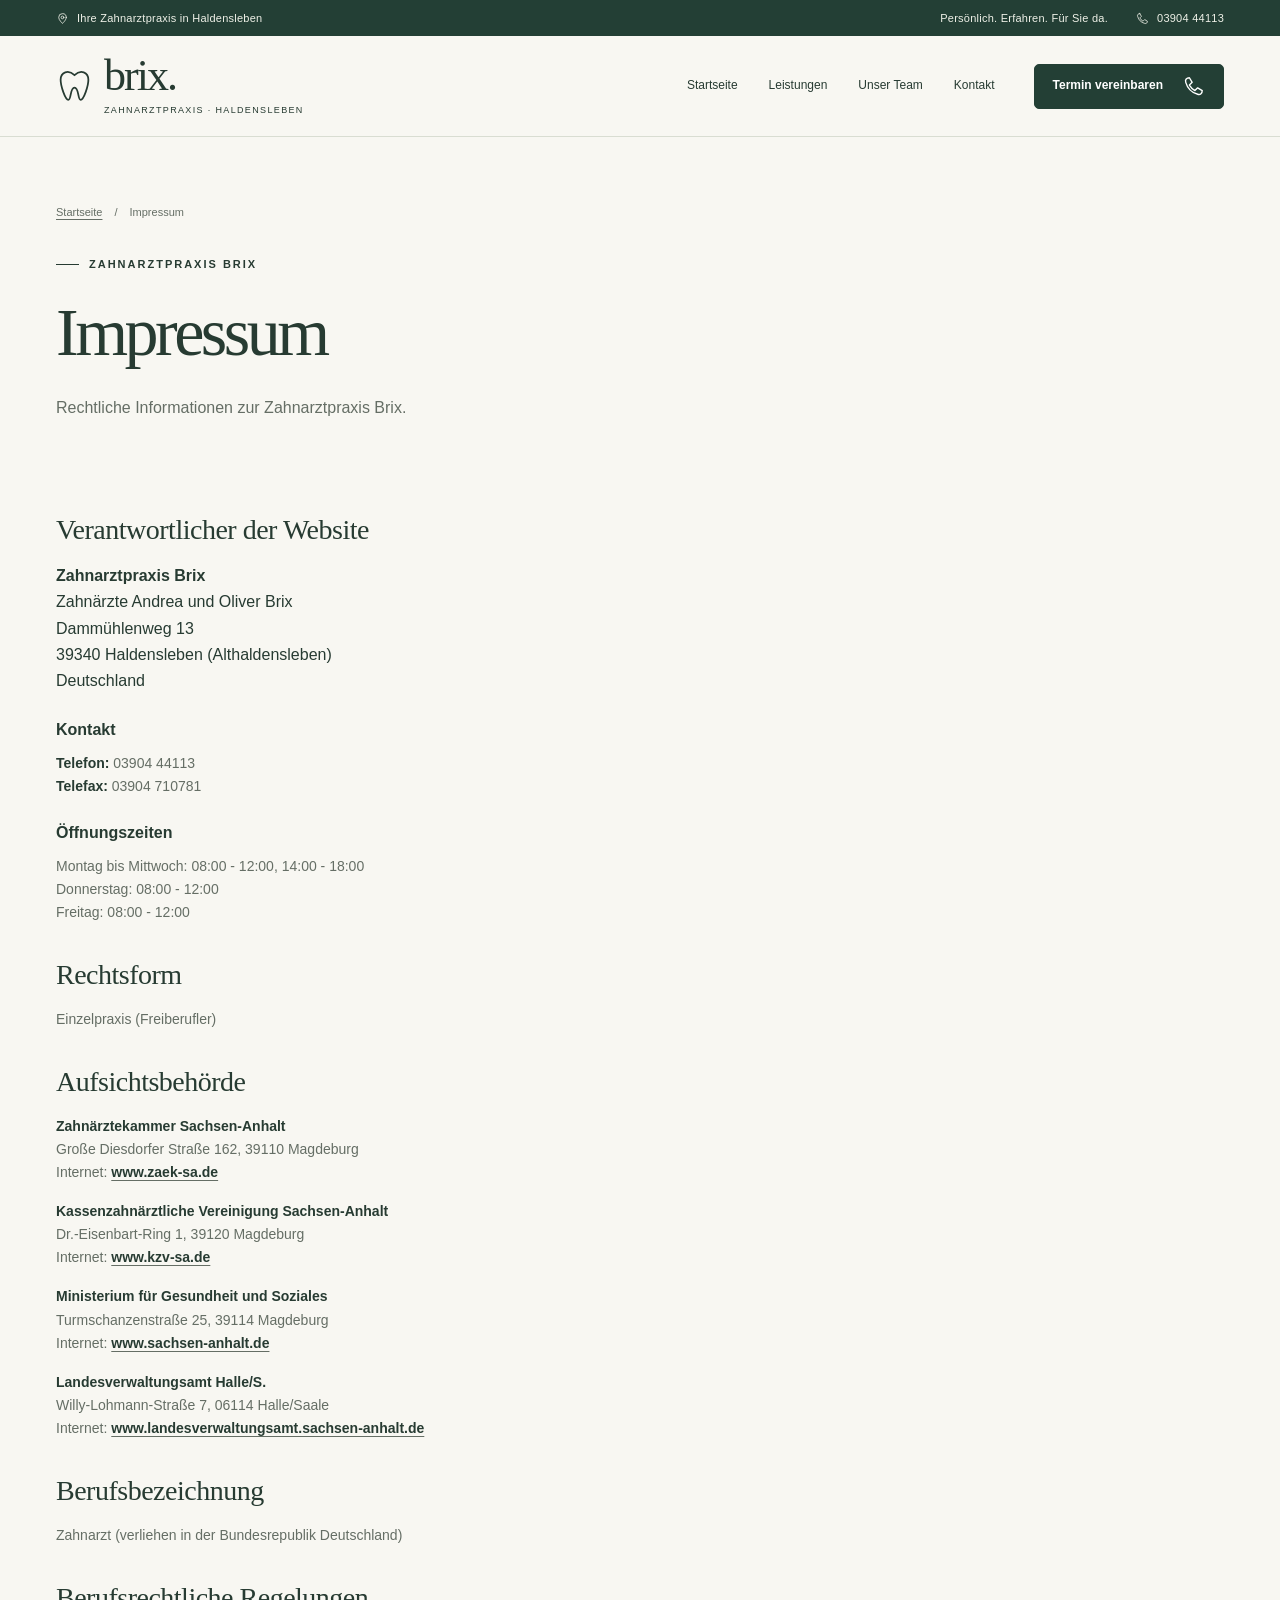
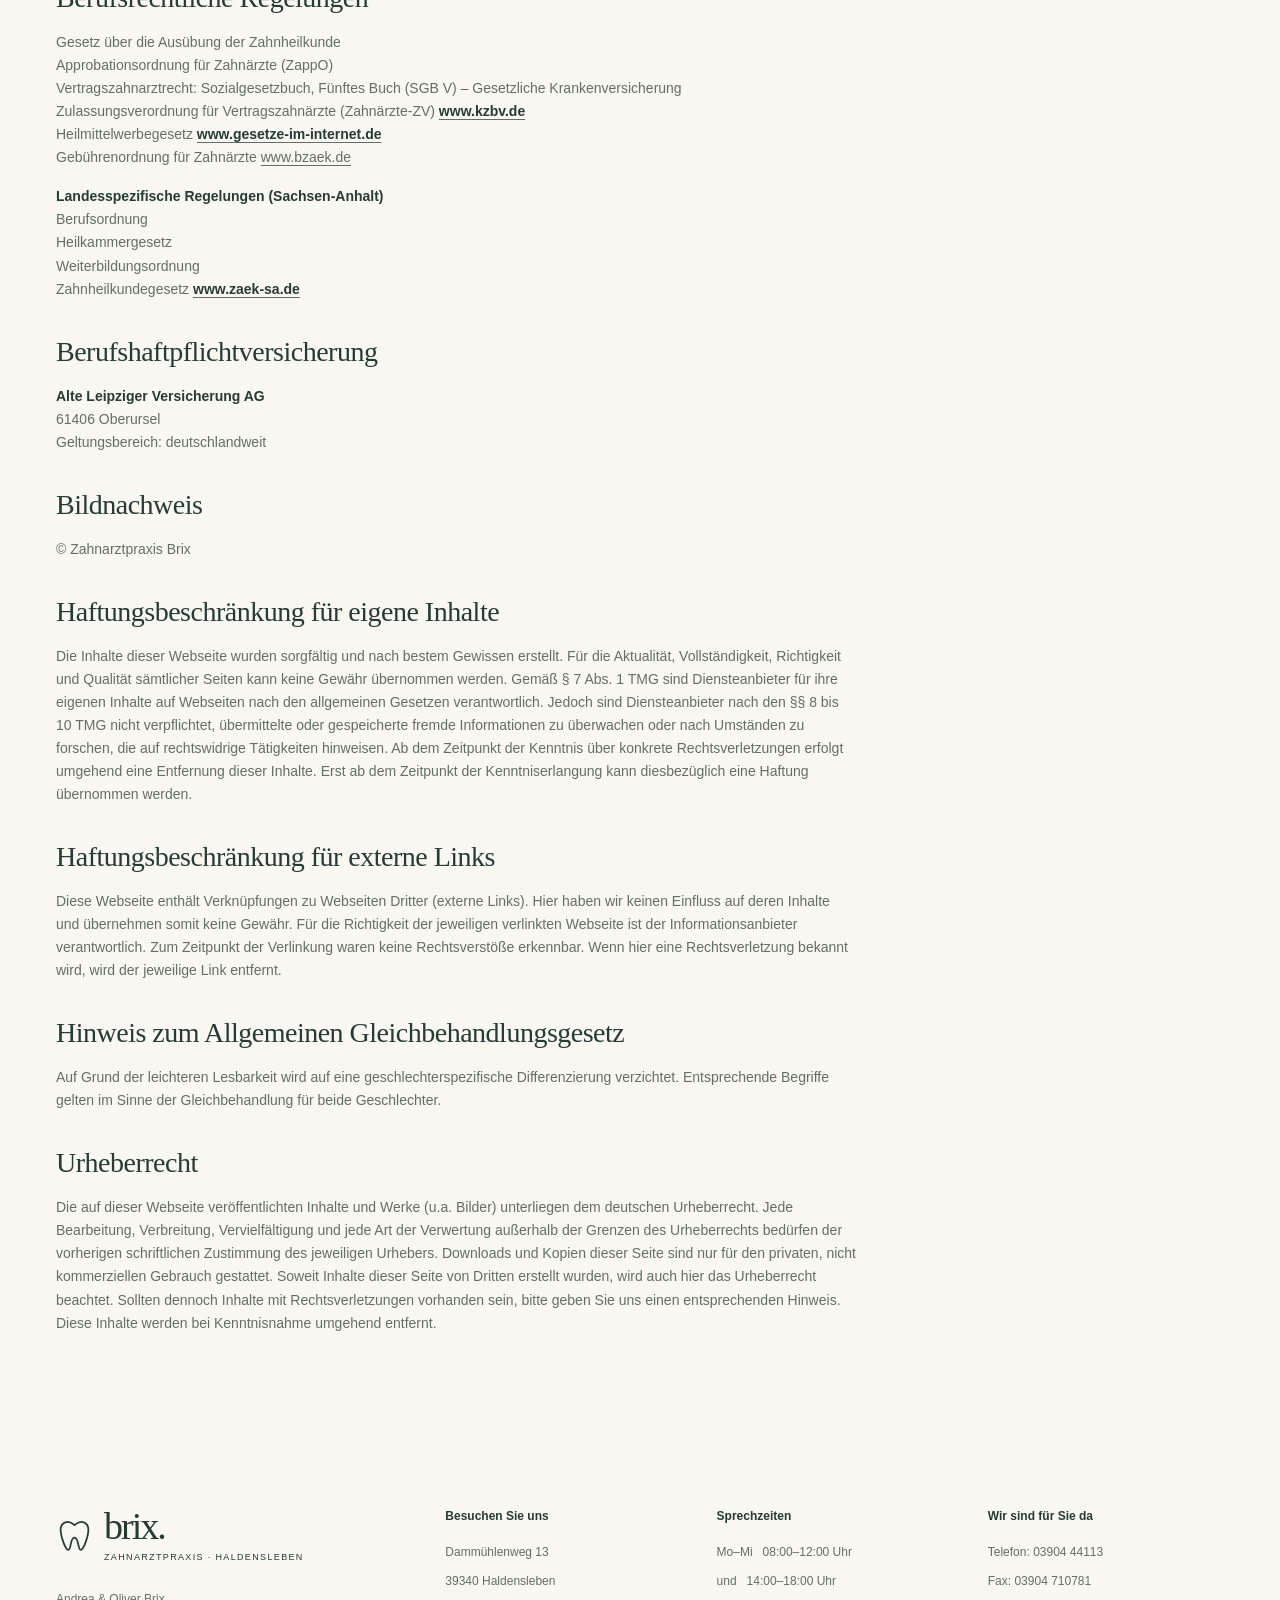
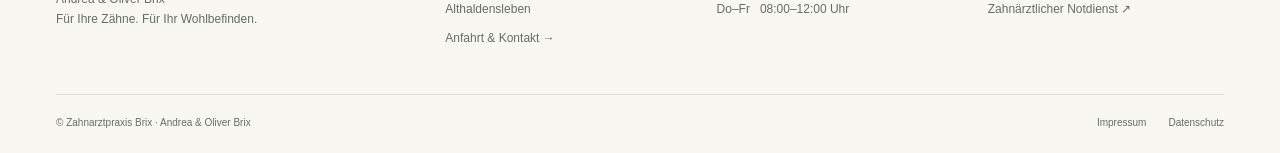
<file: impressum.html>
<!doctype html>
<html lang="de"><head><meta charset="utf-8"><meta name="viewport" content="width=device-width, initial-scale=1"><script>document.documentElement.classList.add('js')</script><title>Impressum | Zahnarztpraxis Brix</title><meta name="description" content="Rechtliche Informationen zur Zahnarztpraxis Brix."><meta name="robots" content="index,follow,max-image-preview:large"><meta property="og:type" content="website"><meta property="og:locale" content="de_DE"><meta property="og:site_name" content="Zahnarztpraxis Brix"><meta property="og:title" content="Impressum | Zahnarztpraxis Brix"><meta property="og:description" content="Rechtliche Informationen zur Zahnarztpraxis Brix."><link rel="canonical" href="https://www.zahnarztpraxis-brix.com/impressum.html"><meta property="og:url" content="https://www.zahnarztpraxis-brix.com/impressum.html"><meta property="og:image" content="https://www.zahnarztpraxis-brix.com/assets/room1.webp"><meta property="og:image:alt" content="Behandlungsraum der Zahnarztpraxis Brix in Haldensleben"><script type="application/ld+json">{"@context": "https://schema.org", "@graph": [{"@type": "Dentist", "@id": "https://www.zahnarztpraxis-brix.com/#praxis", "name": "Zahnarztpraxis Brix", "telephone": "+49 3904 44113", "faxNumber": "+49 3904 710781", "address": {"@type": "PostalAddress", "streetAddress": "Dammühlenweg 13", "postalCode": "39340", "addressLocality": "Haldensleben", "addressCountry": "DE"}, "openingHoursSpecification": [{"@type": "OpeningHoursSpecification", "dayOfWeek": ["Monday", "Tuesday", "Wednesday", "Thursday", "Friday"], "opens": "08:00", "closes": "12:00"}, {"@type": "OpeningHoursSpecification", "dayOfWeek": ["Monday", "Tuesday", "Wednesday"], "opens": "14:00", "closes": "18:00"}], "url": "https://www.zahnarztpraxis-brix.com/", "image": ["https://www.zahnarztpraxis-brix.com/assets/room1.webp", "https://www.zahnarztpraxis-brix.com/assets/dentists.webp"]}, {"@type": "WebPage", "name": "Impressum | Zahnarztpraxis Brix", "description": "Rechtliche Informationen zur Zahnarztpraxis Brix.", "inLanguage": "de-DE", "about": {"@id": "https://www.zahnarztpraxis-brix.com/#praxis"}, "url": "https://www.zahnarztpraxis-brix.com/impressum.html"}, {"@type": "BreadcrumbList", "itemListElement": [{"@type": "ListItem", "position": 1, "name": "Startseite", "item": "https://www.zahnarztpraxis-brix.com/"}, {"@type": "ListItem", "position": 2, "name": "Impressum", "item": "https://www.zahnarztpraxis-brix.com/impressum.html"}]}]}</script><meta name="theme-color" content="#233f35"><link rel="icon" href="assets/favicon.svg" type="image/svg+xml"><link rel="stylesheet" href="assets/style.css"><script src="assets/site.js" defer></script></head><body><a class="skip-link" href="#main">Zum Inhalt springen</a>
    <div class="topbar" role="region" aria-label="Praxis auf einen Blick"><div class="wrap"><a href="kontakt.html#anfahrt"><svg viewBox="0 0 24 24" aria-hidden="true"><path d="M19 10c0 5-7 11-7 11S5 15 5 10a7 7 0 1 1 14 0Z"/><circle cx="12" cy="10" r="2.5"/></svg><span><span class="location-prefix">Ihre Zahnarztpraxis in </span>Haldensleben</span></a><div class="topbar-right"><span>Persönlich. Erfahren. Für Sie da.</span><a href="tel:+49390444113"><svg viewBox="0 0 24 24" aria-hidden="true"><path d="m7 3 3 5-3 3a16 16 0 0 0 6 6l3-3 5 3c0 3-2 5-5 4C9 19 5 15 3 8 2 5 4 3 7 3Z"/></svg>03904 44113</a></div></div></div>
    <header class="site-header"><div class="wrap header-inner"><a class="brand" href="index.html"><svg viewBox="0 0 24 24" aria-hidden="true"><path d="M12 5C8 1 3 3 3 8c0 4 3 13 5 13s1-8 4-8 2 8 4 8 5-9 5-13c0-5-5-7-9-3Z"/></svg><span><span class="brand-name">brix.</span><span class="brand-sub">Zahnarztpraxis · Haldensleben</span></span><span class="visually-hidden"> – Startseite</span></a><button class="menu-toggle" aria-label="Menü öffnen" aria-controls="navigation" aria-expanded="false"><svg viewBox="0 0 24 24" aria-hidden="true"><path d="M4 7h16M4 12h16M4 17h16"/></svg></button><nav class="nav" id="navigation" aria-label="Hauptnavigation"><a href="index.html">Startseite</a><a href="leistungen.html">Leistungen</a><a href="team.html">Unser Team</a><a href="kontakt.html">Kontakt</a><a class="button " href="kontakt.html">Termin vereinbaren<svg viewBox="0 0 24 24" aria-hidden="true"><path d="m7 3 3 5-3 3a16 16 0 0 0 6 6l3-3 5 3c0 3-2 5-5 4C9 19 5 15 3 8 2 5 4 3 7 3Z"/></svg></a></nav></div></header><main id="main"><div class="wrap"><div class="page-intro"><div class="breadcrumb"><a href="index.html">Startseite</a><span>/</span>Impressum</div><p class="eyebrow">Zahnarztpraxis Brix</p><h1>Impressum</h1><p class="intro">Rechtliche Informationen zur Zahnarztpraxis Brix.</p></div></div><div class="wrap"><article class="legal">

<div>
<h2>Verantwortlicher der Website</h2>
<div>
<strong>Zahnarztpraxis Brix</strong><br/>
              Zahnärzte Andrea und Oliver Brix<br/>
              Dammühlenweg 13<br/>
              39340 Haldensleben (Althaldensleben)<br/>
              Deutschland
            </div>
<div>
<div>
<h3>Kontakt</h3>
<p><strong>Telefon:</strong> 03904 44113<br/>
<strong>Telefax:</strong> 03904 710781</p>
</div>
<div>
<h3>Öffnungszeiten</h3>
<p>
                  Montag bis Mittwoch: 08:00 - 12:00, 14:00 - 18:00<br/>
                  Donnerstag: 08:00 - 12:00<br/>
                  Freitag: 08:00 - 12:00
                </p>
</div>
</div>
</div>

<div>
<h2>Rechtsform</h2>
<p>Einzelpraxis (Freiberufler)</p>
<h2>Aufsichtsbehörde</h2>
<p><strong>Zahnärztekammer Sachsen-Anhalt</strong><br/>
            Große Diesdorfer Straße 162, 39110 Magdeburg<br/>
            Internet: <a href="http://www.zaek-sa.de" rel="noopener noreferrer" target="_blank"><strong>www.zaek-sa.de</strong></a></p>
<p><strong>Kassenzahnärztliche Vereinigung Sachsen-Anhalt</strong><br/>
            Dr.-Eisenbart-Ring 1, 39120 Magdeburg<br/>
            Internet: <a href="http://www.kzv-sa.de" rel="noopener noreferrer" target="_blank"><strong>www.kzv-sa.de</strong></a></p>
<p><strong>Ministerium für Gesundheit und Soziales</strong><br/>
            Turmschanzenstraße 25, 39114 Magdeburg<br/>
            Internet: <a href="http://www.sachsen-anhalt.de" rel="noopener noreferrer" target="_blank"><strong>www.sachsen-anhalt.de</strong></a></p>
<p><strong>Landesverwaltungsamt Halle/S.</strong><br/>
            Willy-Lohmann-Straße 7, 06114 Halle/Saale<br/>
            Internet: <a href="http://www.landesverwaltungsamt.sachsen-anhalt.de" rel="noopener noreferrer" target="_blank"><strong>www.landesverwaltungsamt.sachsen-anhalt.de</strong></a></p>
<h2>Berufsbezeichnung</h2>
<p>Zahnarzt (verliehen in der Bundesrepublik Deutschland)</p>
<h2>Berufsrechtliche Regelungen</h2>
<p>Gesetz über die Ausübung der Zahnheilkunde<br/>
            Approbationsordnung für Zahnärzte (ZappO)<br/>
            Vertragszahnarztrecht: Sozialgesetzbuch, Fünftes Buch (SGB V) – Gesetzliche Krankenversicherung<br/>
            Zulassungsverordnung für Vertragszahnärzte (Zahnärzte-ZV) <a href="http://www.kzbv.de" rel="noopener noreferrer" target="_blank"><strong>www.kzbv.de</strong></a><br/>
            Heilmittelwerbegesetz <a href="http://www.gesetze-im-internet.de" rel="noopener noreferrer" target="_blank"><strong>www.gesetze-im-internet.de</strong></a><br/>
            Gebührenordnung für Zahnärzte <a href="http://www.bzaek.de" rel="noopener noreferrer" target="_blank">www.bzaek.de</a></p>
<p><strong>Landesspezifische Regelungen (Sachsen-Anhalt)</strong><br/>
            Berufsordnung<br/>
            Heilkammergesetz<br/>
            Weiterbildungsordnung<br/>
            Zahnheilkundegesetz <a href="http://www.zaek-sa.de" rel="noopener noreferrer" target="_blank"><strong>www.zaek-sa.de</strong></a></p>
<h2>Berufshaftpflichtversicherung</h2>
<p><strong>Alte Leipziger Versicherung AG</strong><br/>
            61406 Oberursel<br/>
            Geltungsbereich: deutschlandweit</p>
<h2>Bildnachweis</h2>
<p>© Zahnarztpraxis Brix</p>
<h2>Haftungsbeschränkung für eigene Inhalte</h2>
<p>Die Inhalte dieser Webseite wurden sorgfältig und nach bestem Gewissen erstellt. Für die Aktualität, Vollständigkeit, Richtigkeit und Qualität sämtlicher Seiten kann keine Gewähr übernommen werden. Gemäß § 7 Abs. 1 TMG sind Diensteanbieter für ihre eigenen Inhalte auf Webseiten nach den allgemeinen Gesetzen verantwortlich. Jedoch sind Diensteanbieter nach den §§ 8 bis 10 TMG nicht verpflichtet, übermittelte oder gespeicherte fremde Informationen zu überwachen oder nach Umständen zu forschen, die auf rechtswidrige Tätigkeiten hinweisen. Ab dem Zeitpunkt der Kenntnis über konkrete Rechtsverletzungen erfolgt umgehend eine Entfernung dieser Inhalte. Erst ab dem Zeitpunkt der Kenntniserlangung kann diesbezüglich eine Haftung übernommen werden.</p>
<h2>Haftungsbeschränkung für externe Links</h2>
<p>Diese Webseite enthält Verknüpfungen zu Webseiten Dritter (externe Links). Hier haben wir keinen Einfluss auf deren Inhalte und übernehmen somit keine Gewähr. Für die Richtigkeit der jeweiligen verlinkten Webseite ist der Informationsanbieter verantwortlich. Zum Zeitpunkt der Verlinkung waren keine Rechtsverstöße erkennbar. Wenn hier eine Rechtsverletzung bekannt wird, wird der jeweilige Link entfernt.</p>
<h2>Hinweis zum Allgemeinen Gleichbehandlungsgesetz</h2>
<p>Auf Grund der leichteren Lesbarkeit wird auf eine geschlechterspezifische Differenzierung verzichtet. Entsprechende Begriffe gelten im Sinne der Gleichbehandlung für beide Geschlechter.</p>
<h2>Urheberrecht</h2>
<p>Die auf dieser Webseite veröffentlichten Inhalte und Werke (u.a. Bilder) unterliegen dem deutschen Urheberrecht. Jede Bearbeitung, Verbreitung, Vervielfältigung und jede Art der Verwertung außerhalb der Grenzen des Urheberrechts bedürfen der vorherigen schriftlichen Zustimmung des jeweiligen Urhebers. Downloads und Kopien dieser Seite sind nur für den privaten, nicht kommerziellen Gebrauch gestattet. Soweit Inhalte dieser Seite von Dritten erstellt wurden, wird auch hier das Urheberrecht beachtet. Sollten dennoch Inhalte mit Rechtsverletzungen vorhanden sein, bitte geben Sie uns einen entsprechenden Hinweis. Diese Inhalte werden bei Kenntnisnahme umgehend entfernt.</p>
</div>
</article></div></main><footer class="footer"><div class="wrap"><div class="footer-grid"><div><a class="brand" href="index.html"><svg viewBox="0 0 24 24" aria-hidden="true"><path d="M12 5C8 1 3 3 3 8c0 4 3 13 5 13s1-8 4-8 2 8 4 8 5-9 5-13c0-5-5-7-9-3Z"/></svg><span><span class="brand-name">brix.</span><span class="brand-sub">Zahnarztpraxis · Haldensleben</span></span><span class="visually-hidden"> – Startseite</span></a><p>Andrea &amp; Oliver Brix<br>Für Ihre Zähne. Für Ihr Wohlbefinden.</p></div><div><h2>Besuchen Sie uns</h2><ul><li>Dammühlenweg 13</li><li>39340 Haldensleben</li><li>Althaldensleben</li><li><a href="kontakt.html#anfahrt">Anfahrt &amp; Kontakt →</a></li></ul></div><div><h2>Sprechzeiten</h2><ul><li>Mo–Mi &nbsp; 08:00–12:00 Uhr</li><li>und &nbsp; 14:00–18:00 Uhr</li><li>Do–Fr &nbsp; 08:00–12:00 Uhr</li></ul></div><div><h2>Wir sind für Sie da</h2><ul><li><a href="tel:+49390444113">Telefon: 03904 44113</a></li><li>Fax: 03904 710781</li><li><a href="http://www.zbd-boerdekreis.de/seite/294524/hdl.html" target="_blank" rel="noopener noreferrer">Zahnärztlicher Notdienst ↗</a></li></ul></div></div><div class="footer-bottom"><span>© Zahnarztpraxis Brix · Andrea &amp; Oliver Brix</span><div><a href="impressum.html">Impressum</a><a href="datenschutz.html">Datenschutz</a></div></div></div><a class="mobile-call" href="tel:+49390444113"><svg viewBox="0 0 24 24" aria-hidden="true"><path d="m7 3 3 5-3 3a16 16 0 0 0 6 6l3-3 5 3c0 3-2 5-5 4C9 19 5 15 3 8 2 5 4 3 7 3Z"/></svg>Anrufen &amp; Termin vereinbaren</a></footer></body></html>
</file>
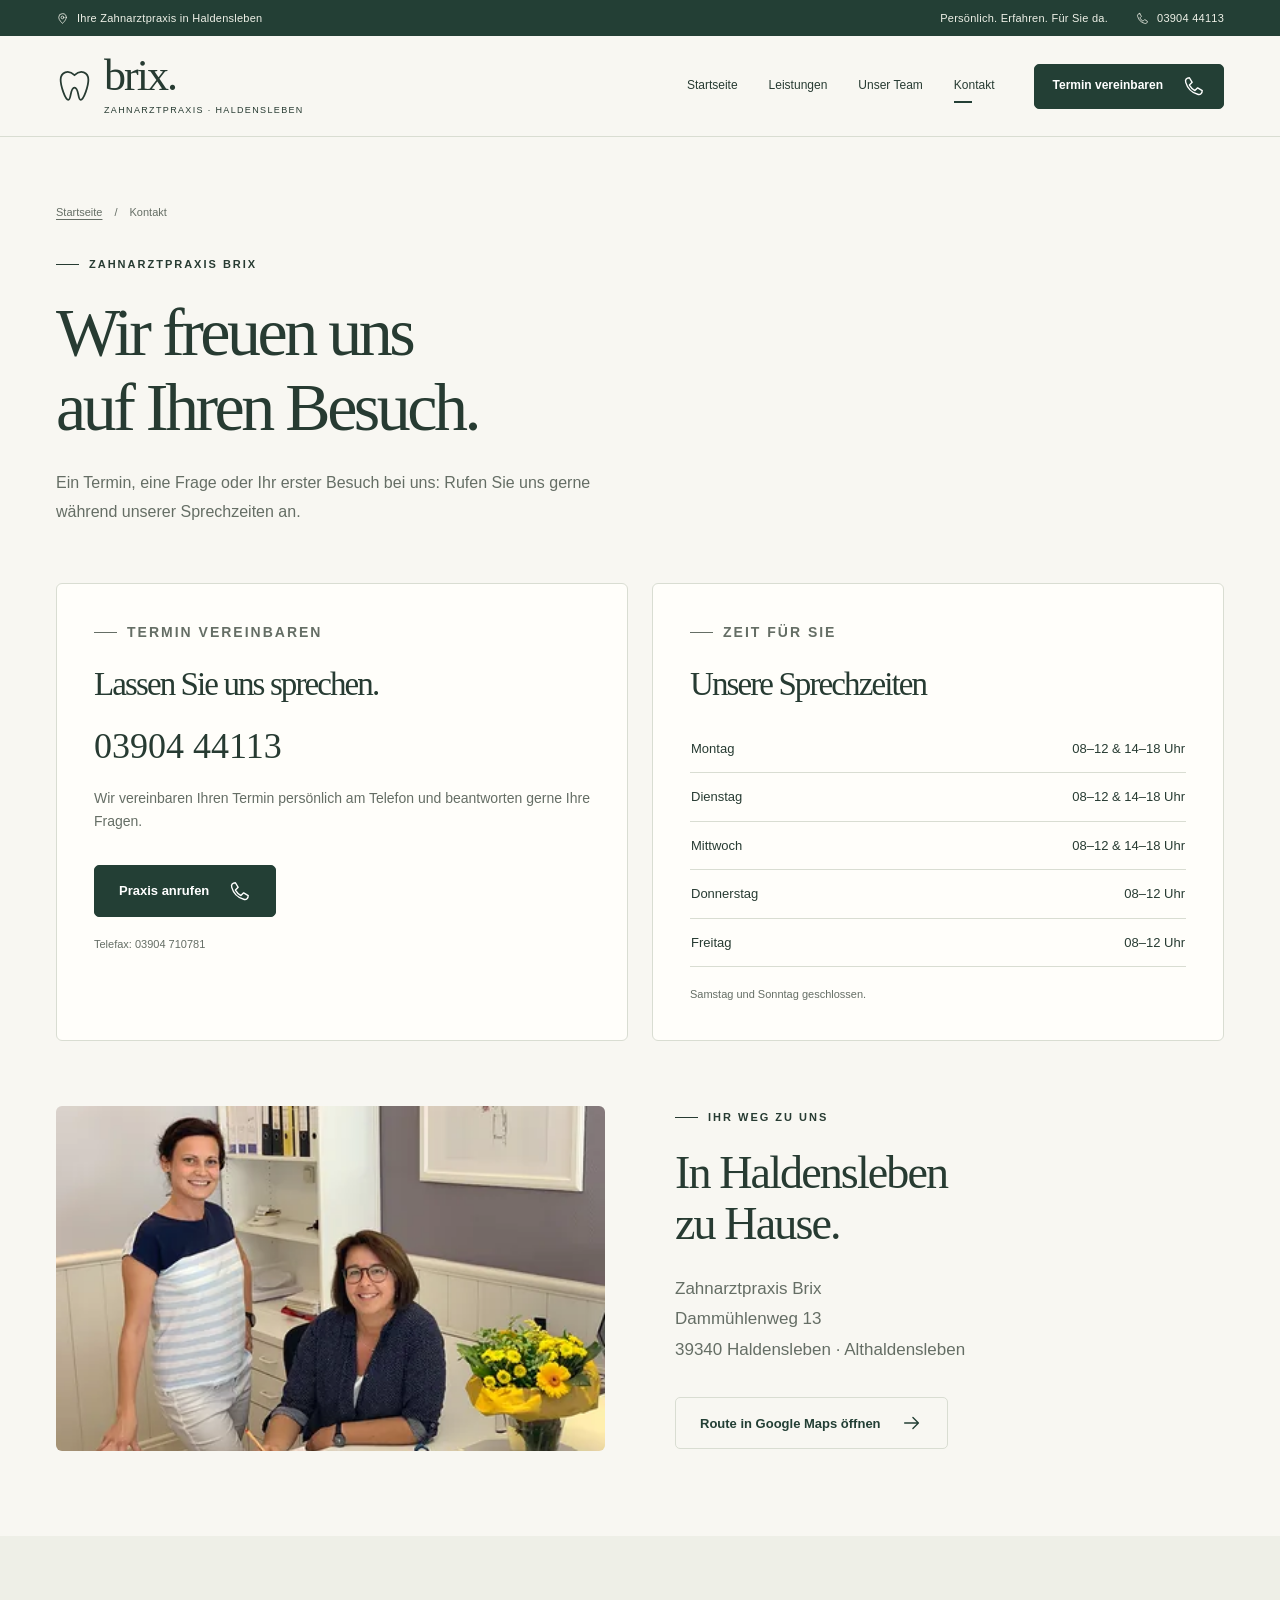
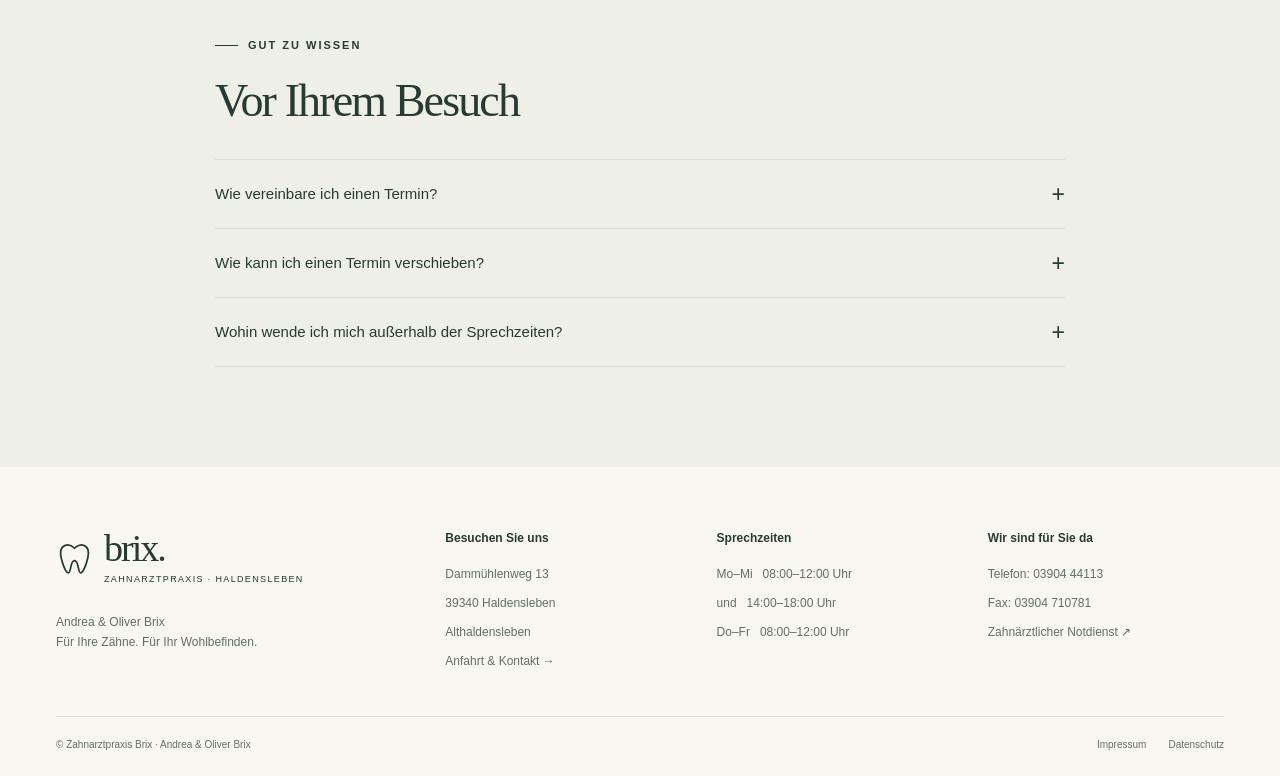
<file: kontakt.html>
<!doctype html>
<html lang="de"><head><meta charset="utf-8"><meta name="viewport" content="width=device-width, initial-scale=1"><script>document.documentElement.classList.add('js')</script><title>Kontakt &amp; Anfahrt in Haldensleben | Zahnarztpraxis Brix</title><meta name="description" content="Termin unter 03904 44113. Dammühlenweg 13, 39340 Haldensleben. Mo–Mi 08–12 und 14–18 Uhr, Do–Fr 08–12 Uhr."><meta name="robots" content="index,follow,max-image-preview:large"><meta property="og:type" content="website"><meta property="og:locale" content="de_DE"><meta property="og:site_name" content="Zahnarztpraxis Brix"><meta property="og:title" content="Kontakt &amp; Anfahrt in Haldensleben | Zahnarztpraxis Brix"><meta property="og:description" content="Termin unter 03904 44113. Dammühlenweg 13, 39340 Haldensleben. Mo–Mi 08–12 und 14–18 Uhr, Do–Fr 08–12 Uhr."><link rel="canonical" href="https://www.zahnarztpraxis-brix.com/kontakt.html"><meta property="og:url" content="https://www.zahnarztpraxis-brix.com/kontakt.html"><meta property="og:image" content="https://www.zahnarztpraxis-brix.com/assets/room1.webp"><meta property="og:image:alt" content="Behandlungsraum der Zahnarztpraxis Brix in Haldensleben"><script type="application/ld+json">{"@context": "https://schema.org", "@graph": [{"@type": "Dentist", "@id": "https://www.zahnarztpraxis-brix.com/#praxis", "name": "Zahnarztpraxis Brix", "telephone": "+49 3904 44113", "faxNumber": "+49 3904 710781", "address": {"@type": "PostalAddress", "streetAddress": "Dammühlenweg 13", "postalCode": "39340", "addressLocality": "Haldensleben", "addressCountry": "DE"}, "openingHoursSpecification": [{"@type": "OpeningHoursSpecification", "dayOfWeek": ["Monday", "Tuesday", "Wednesday", "Thursday", "Friday"], "opens": "08:00", "closes": "12:00"}, {"@type": "OpeningHoursSpecification", "dayOfWeek": ["Monday", "Tuesday", "Wednesday"], "opens": "14:00", "closes": "18:00"}], "url": "https://www.zahnarztpraxis-brix.com/", "image": ["https://www.zahnarztpraxis-brix.com/assets/room1.webp", "https://www.zahnarztpraxis-brix.com/assets/dentists.webp"]}, {"@type": "ContactPage", "name": "Kontakt & Anfahrt in Haldensleben | Zahnarztpraxis Brix", "description": "Termin unter 03904 44113. Dammühlenweg 13, 39340 Haldensleben. Mo–Mi 08–12 und 14–18 Uhr, Do–Fr 08–12 Uhr.", "inLanguage": "de-DE", "about": {"@id": "https://www.zahnarztpraxis-brix.com/#praxis"}, "url": "https://www.zahnarztpraxis-brix.com/kontakt.html"}, {"@type": "BreadcrumbList", "itemListElement": [{"@type": "ListItem", "position": 1, "name": "Startseite", "item": "https://www.zahnarztpraxis-brix.com/"}, {"@type": "ListItem", "position": 2, "name": "Kontakt & Anfahrt in Haldensleben", "item": "https://www.zahnarztpraxis-brix.com/kontakt.html"}]}]}</script><meta name="theme-color" content="#233f35"><link rel="icon" href="assets/favicon.svg" type="image/svg+xml"><link rel="stylesheet" href="assets/style.css"><script src="assets/site.js" defer></script></head><body><a class="skip-link" href="#main">Zum Inhalt springen</a>
    <div class="topbar" role="region" aria-label="Praxis auf einen Blick"><div class="wrap"><a href="kontakt.html#anfahrt"><svg viewBox="0 0 24 24" aria-hidden="true"><path d="M19 10c0 5-7 11-7 11S5 15 5 10a7 7 0 1 1 14 0Z"/><circle cx="12" cy="10" r="2.5"/></svg><span><span class="location-prefix">Ihre Zahnarztpraxis in </span>Haldensleben</span></a><div class="topbar-right"><span>Persönlich. Erfahren. Für Sie da.</span><a href="tel:+49390444113"><svg viewBox="0 0 24 24" aria-hidden="true"><path d="m7 3 3 5-3 3a16 16 0 0 0 6 6l3-3 5 3c0 3-2 5-5 4C9 19 5 15 3 8 2 5 4 3 7 3Z"/></svg>03904 44113</a></div></div></div>
    <header class="site-header"><div class="wrap header-inner"><a class="brand" href="index.html"><svg viewBox="0 0 24 24" aria-hidden="true"><path d="M12 5C8 1 3 3 3 8c0 4 3 13 5 13s1-8 4-8 2 8 4 8 5-9 5-13c0-5-5-7-9-3Z"/></svg><span><span class="brand-name">brix.</span><span class="brand-sub">Zahnarztpraxis · Haldensleben</span></span><span class="visually-hidden"> – Startseite</span></a><button class="menu-toggle" aria-label="Menü öffnen" aria-controls="navigation" aria-expanded="false"><svg viewBox="0 0 24 24" aria-hidden="true"><path d="M4 7h16M4 12h16M4 17h16"/></svg></button><nav class="nav" id="navigation" aria-label="Hauptnavigation"><a href="index.html">Startseite</a><a href="leistungen.html">Leistungen</a><a href="team.html">Unser Team</a><a href="kontakt.html" aria-current="page">Kontakt</a><a class="button " href="kontakt.html">Termin vereinbaren<svg viewBox="0 0 24 24" aria-hidden="true"><path d="m7 3 3 5-3 3a16 16 0 0 0 6 6l3-3 5 3c0 3-2 5-5 4C9 19 5 15 3 8 2 5 4 3 7 3Z"/></svg></a></nav></div></header><main id="main"><div class="wrap"><div class="page-intro"><div class="breadcrumb"><a href="index.html">Startseite</a><span>/</span>Kontakt</div><p class="eyebrow">Zahnarztpraxis Brix</p><h1>Wir freuen uns<br>auf Ihren Besuch.</h1><p class="intro">Ein Termin, eine Frage oder Ihr erster Besuch bei uns: Rufen Sie uns gerne während unserer Sprechzeiten an.</p></div></div><div class="wrap contact-grid"><section class="contact-card"><p class="eyebrow">Termin vereinbaren</p><h2>Lassen Sie uns sprechen.</h2><a class="phone-large" href="tel:+49390444113">03904 44113</a><p>Wir vereinbaren Ihren Termin persönlich am Telefon und beantworten gerne Ihre Fragen.</p><div class="actions"><a class="button " href="tel:+49390444113">Praxis anrufen<svg viewBox="0 0 24 24" aria-hidden="true"><path d="m7 3 3 5-3 3a16 16 0 0 0 6 6l3-3 5 3c0 3-2 5-5 4C9 19 5 15 3 8 2 5 4 3 7 3Z"/></svg></a></div><p class="note">Telefax: 03904 710781</p></section><section class="contact-card" id="sprechzeiten"><p class="eyebrow">Zeit für Sie</p><h2>Unsere Sprechzeiten</h2><table class="hours"><caption class="visually-hidden">Sprechzeiten von Montag bis Freitag</caption><tbody><tr><th scope="row">Montag</th><td>08–12 &amp; 14–18 Uhr</td></tr><tr><th scope="row">Dienstag</th><td>08–12 &amp; 14–18 Uhr</td></tr><tr><th scope="row">Mittwoch</th><td>08–12 &amp; 14–18 Uhr</td></tr><tr><th scope="row">Donnerstag</th><td>08–12 Uhr</td></tr><tr><th scope="row">Freitag</th><td>08–12 Uhr</td></tr></tbody></table><p class="note">Samstag und Sonntag geschlossen.</p></section></div>
<section class="wrap contact-address" id="anfahrt"><img src="assets/reception.webp" alt="Der Empfangsbereich der Zahnarztpraxis Brix" width="800" height="600" loading="lazy" decoding="async" srcset="assets/reception-400.webp 400w, assets/reception.webp 800w" sizes="(max-width: 580px) calc(100vw - 40px), (max-width: 800px) calc(50vw - 38px), 580px"><div><p class="eyebrow">Ihr Weg zu uns</p><h2>In Haldensleben<br>zu Hause.</h2><p class="intro">Zahnarztpraxis Brix<br>Dammühlenweg 13<br>39340 Haldensleben · Althaldensleben</p><div class="actions"><a class="button outline" href="https://www.google.com/maps/search/?api=1&amp;query=Damm%C3%BChlenweg+13%2C+39340+Haldensleben" target="_blank" rel="noopener noreferrer">Route in Google Maps öffnen <svg viewBox="0 0 24 24" aria-hidden="true"><path d="M4 12h15m-6-6 6 6-6 6"/></svg></a></div></div></section>
<section class="section team-section"><div class="wrap faq"><p class="eyebrow">Gut zu wissen</p><h2>Vor Ihrem Besuch</h2><details><summary>Wie vereinbare ich einen Termin?</summary><p>Bitte rufen Sie uns unter <a href="tel:+49390444113">03904 44113</a> an. Während unserer Sprechzeiten finden wir gemeinsam einen passenden Termin.</p></details><details><summary>Wie kann ich einen Termin verschieben?</summary><p>Rufen Sie uns möglichst frühzeitig an, wenn Sie Ihren Termin nicht wahrnehmen können. Wir vereinbaren gerne einen neuen Termin mit Ihnen.</p></details><details><summary>Wohin wende ich mich außerhalb der Sprechzeiten?</summary><p>Informationen zum zahnärztlichen Notdienst finden Sie beim <a class="text-link" href="http://www.zbd-boerdekreis.de/seite/294524/hdl.html" target="_blank" rel="noopener noreferrer">Notdienst Bördekreis ↗</a>.</p></details></div></section></main><footer class="footer"><div class="wrap"><div class="footer-grid"><div><a class="brand" href="index.html"><svg viewBox="0 0 24 24" aria-hidden="true"><path d="M12 5C8 1 3 3 3 8c0 4 3 13 5 13s1-8 4-8 2 8 4 8 5-9 5-13c0-5-5-7-9-3Z"/></svg><span><span class="brand-name">brix.</span><span class="brand-sub">Zahnarztpraxis · Haldensleben</span></span><span class="visually-hidden"> – Startseite</span></a><p>Andrea &amp; Oliver Brix<br>Für Ihre Zähne. Für Ihr Wohlbefinden.</p></div><div><h2>Besuchen Sie uns</h2><ul><li>Dammühlenweg 13</li><li>39340 Haldensleben</li><li>Althaldensleben</li><li><a href="kontakt.html#anfahrt">Anfahrt &amp; Kontakt →</a></li></ul></div><div><h2>Sprechzeiten</h2><ul><li>Mo–Mi &nbsp; 08:00–12:00 Uhr</li><li>und &nbsp; 14:00–18:00 Uhr</li><li>Do–Fr &nbsp; 08:00–12:00 Uhr</li></ul></div><div><h2>Wir sind für Sie da</h2><ul><li><a href="tel:+49390444113">Telefon: 03904 44113</a></li><li>Fax: 03904 710781</li><li><a href="http://www.zbd-boerdekreis.de/seite/294524/hdl.html" target="_blank" rel="noopener noreferrer">Zahnärztlicher Notdienst ↗</a></li></ul></div></div><div class="footer-bottom"><span>© Zahnarztpraxis Brix · Andrea &amp; Oliver Brix</span><div><a href="impressum.html">Impressum</a><a href="datenschutz.html">Datenschutz</a></div></div></div><a class="mobile-call" href="tel:+49390444113"><svg viewBox="0 0 24 24" aria-hidden="true"><path d="m7 3 3 5-3 3a16 16 0 0 0 6 6l3-3 5 3c0 3-2 5-5 4C9 19 5 15 3 8 2 5 4 3 7 3Z"/></svg>Anrufen &amp; Termin vereinbaren</a></footer></body></html>
</file>
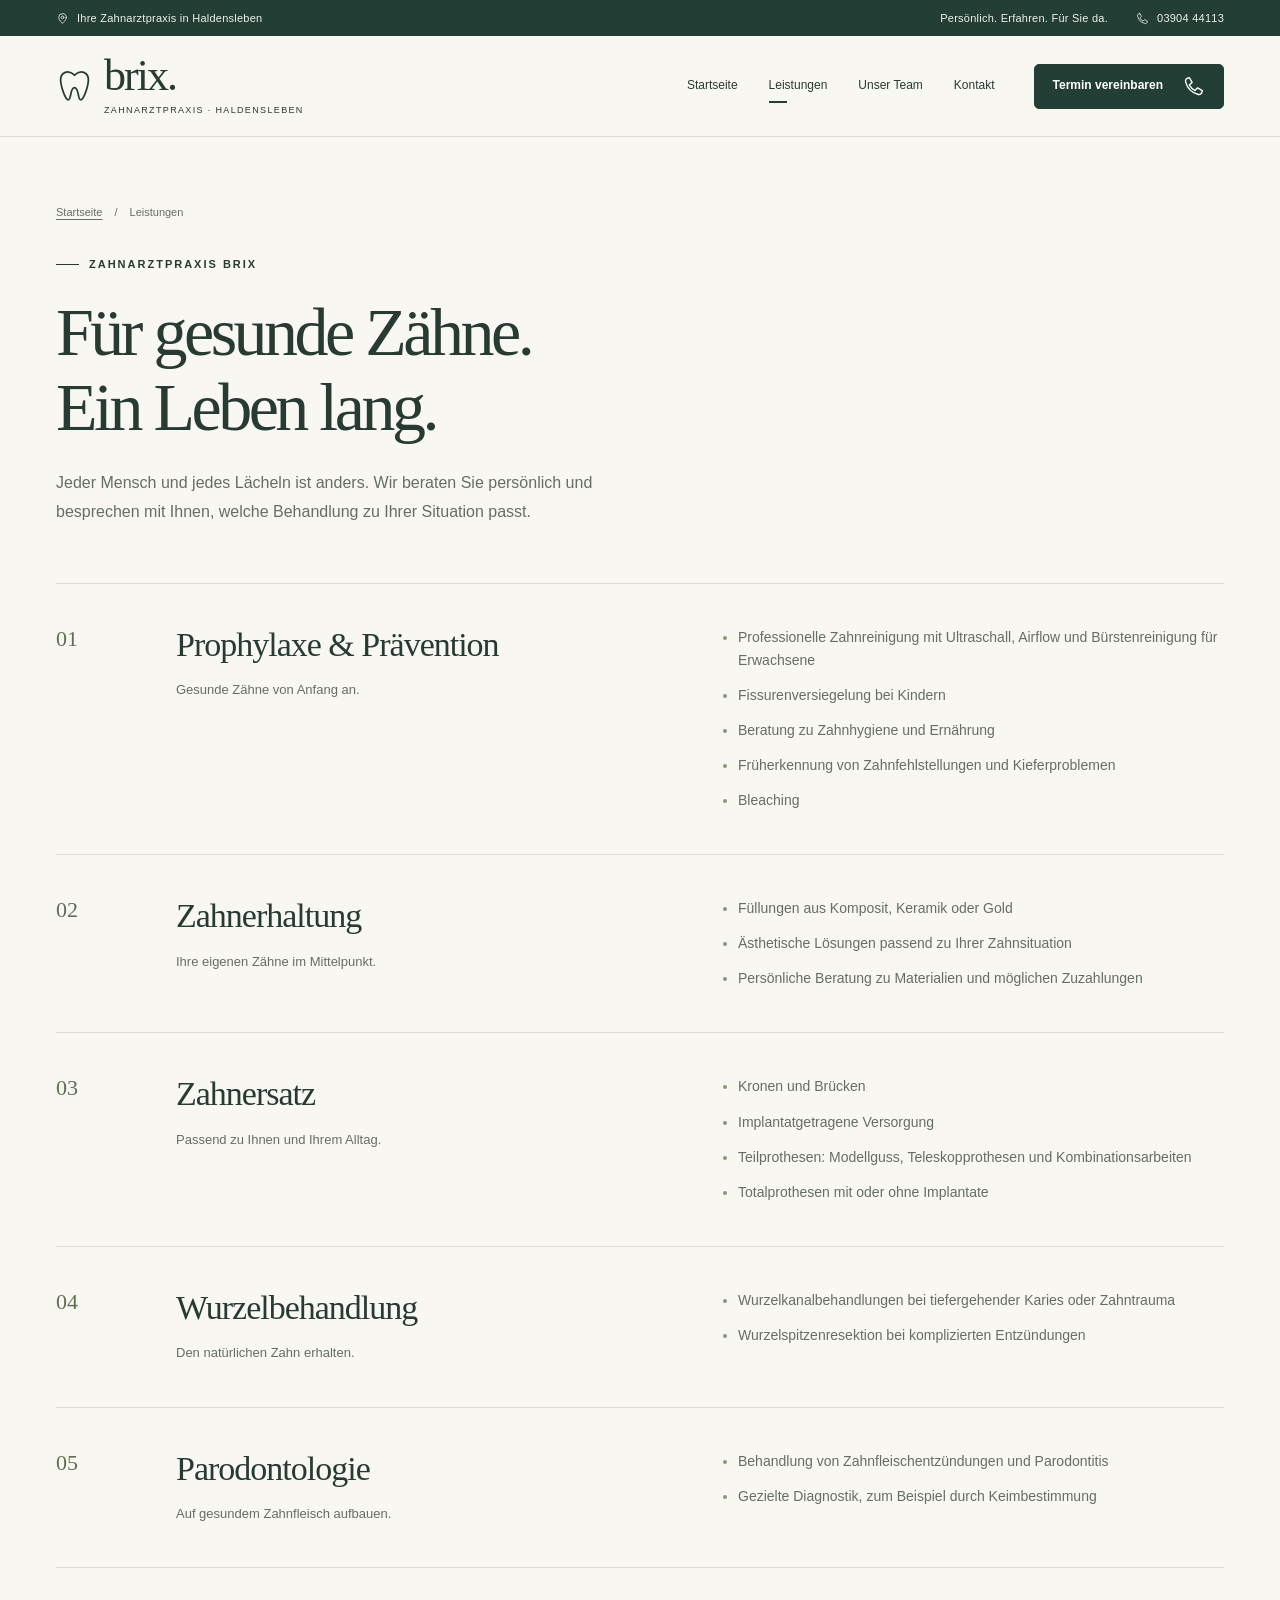
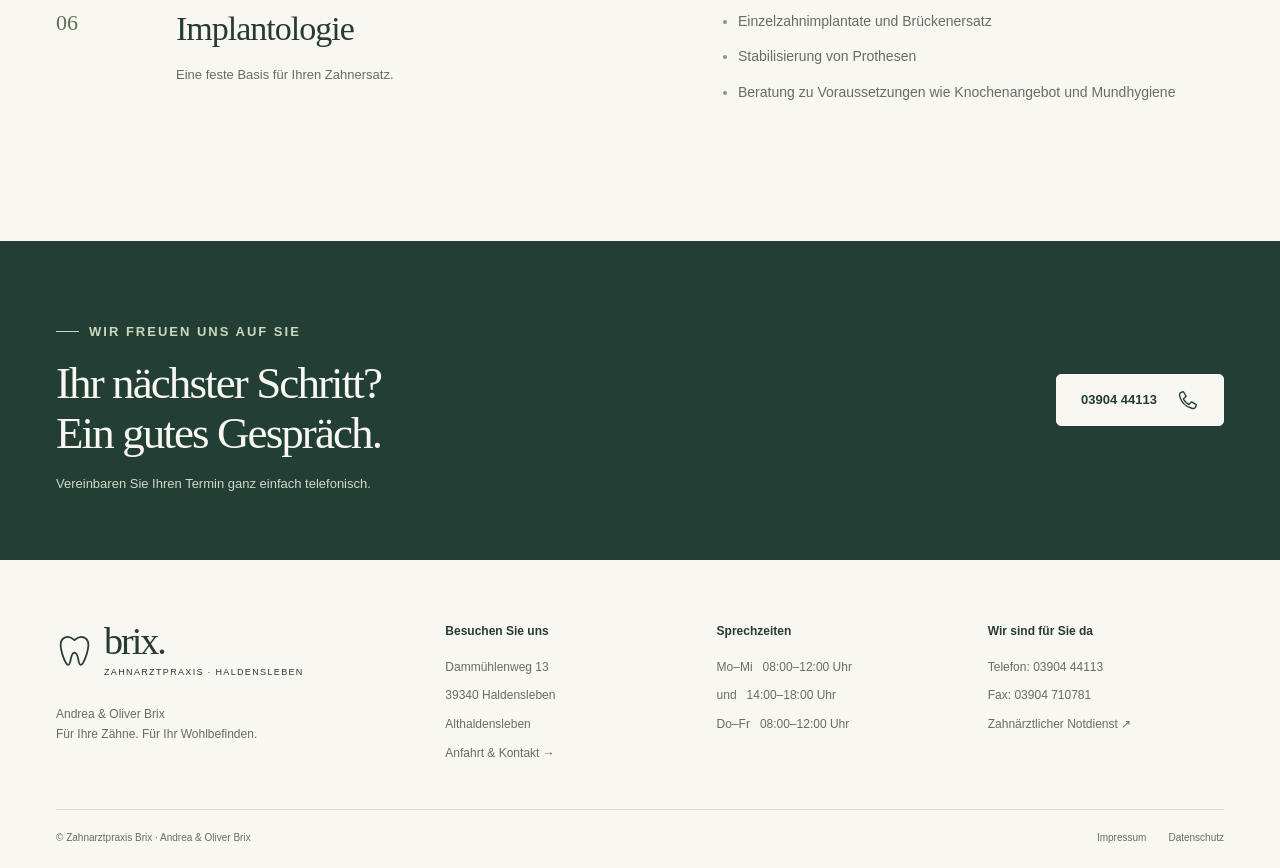
<file: leistungen.html>
<!doctype html>
<html lang="de"><head><meta charset="utf-8"><meta name="viewport" content="width=device-width, initial-scale=1"><script>document.documentElement.classList.add('js')</script><title>Leistungen in Haldensleben | Zahnarztpraxis Brix</title><meta name="description" content="Prophylaxe, Zahnerhaltung, Wurzelbehandlung, Parodontologie, Zahnersatz und Implantologie in der Zahnarztpraxis Brix in Haldensleben."><meta name="robots" content="index,follow,max-image-preview:large"><meta property="og:type" content="website"><meta property="og:locale" content="de_DE"><meta property="og:site_name" content="Zahnarztpraxis Brix"><meta property="og:title" content="Leistungen in Haldensleben | Zahnarztpraxis Brix"><meta property="og:description" content="Prophylaxe, Zahnerhaltung, Wurzelbehandlung, Parodontologie, Zahnersatz und Implantologie in der Zahnarztpraxis Brix in Haldensleben."><link rel="canonical" href="https://www.zahnarztpraxis-brix.com/leistungen.html"><meta property="og:url" content="https://www.zahnarztpraxis-brix.com/leistungen.html"><meta property="og:image" content="https://www.zahnarztpraxis-brix.com/assets/room1.webp"><meta property="og:image:alt" content="Behandlungsraum der Zahnarztpraxis Brix in Haldensleben"><script type="application/ld+json">{"@context": "https://schema.org", "@graph": [{"@type": "Dentist", "@id": "https://www.zahnarztpraxis-brix.com/#praxis", "name": "Zahnarztpraxis Brix", "telephone": "+49 3904 44113", "faxNumber": "+49 3904 710781", "address": {"@type": "PostalAddress", "streetAddress": "Dammühlenweg 13", "postalCode": "39340", "addressLocality": "Haldensleben", "addressCountry": "DE"}, "openingHoursSpecification": [{"@type": "OpeningHoursSpecification", "dayOfWeek": ["Monday", "Tuesday", "Wednesday", "Thursday", "Friday"], "opens": "08:00", "closes": "12:00"}, {"@type": "OpeningHoursSpecification", "dayOfWeek": ["Monday", "Tuesday", "Wednesday"], "opens": "14:00", "closes": "18:00"}], "url": "https://www.zahnarztpraxis-brix.com/", "image": ["https://www.zahnarztpraxis-brix.com/assets/room1.webp", "https://www.zahnarztpraxis-brix.com/assets/dentists.webp"]}, {"@type": "WebPage", "name": "Leistungen in Haldensleben | Zahnarztpraxis Brix", "description": "Prophylaxe, Zahnerhaltung, Wurzelbehandlung, Parodontologie, Zahnersatz und Implantologie in der Zahnarztpraxis Brix in Haldensleben.", "inLanguage": "de-DE", "about": {"@id": "https://www.zahnarztpraxis-brix.com/#praxis"}, "url": "https://www.zahnarztpraxis-brix.com/leistungen.html"}, {"@type": "BreadcrumbList", "itemListElement": [{"@type": "ListItem", "position": 1, "name": "Startseite", "item": "https://www.zahnarztpraxis-brix.com/"}, {"@type": "ListItem", "position": 2, "name": "Leistungen in Haldensleben", "item": "https://www.zahnarztpraxis-brix.com/leistungen.html"}]}]}</script><meta name="theme-color" content="#233f35"><link rel="icon" href="assets/favicon.svg" type="image/svg+xml"><link rel="stylesheet" href="assets/style.css"><script src="assets/site.js" defer></script></head><body><a class="skip-link" href="#main">Zum Inhalt springen</a>
    <div class="topbar" role="region" aria-label="Praxis auf einen Blick"><div class="wrap"><a href="kontakt.html#anfahrt"><svg viewBox="0 0 24 24" aria-hidden="true"><path d="M19 10c0 5-7 11-7 11S5 15 5 10a7 7 0 1 1 14 0Z"/><circle cx="12" cy="10" r="2.5"/></svg><span><span class="location-prefix">Ihre Zahnarztpraxis in </span>Haldensleben</span></a><div class="topbar-right"><span>Persönlich. Erfahren. Für Sie da.</span><a href="tel:+49390444113"><svg viewBox="0 0 24 24" aria-hidden="true"><path d="m7 3 3 5-3 3a16 16 0 0 0 6 6l3-3 5 3c0 3-2 5-5 4C9 19 5 15 3 8 2 5 4 3 7 3Z"/></svg>03904 44113</a></div></div></div>
    <header class="site-header"><div class="wrap header-inner"><a class="brand" href="index.html"><svg viewBox="0 0 24 24" aria-hidden="true"><path d="M12 5C8 1 3 3 3 8c0 4 3 13 5 13s1-8 4-8 2 8 4 8 5-9 5-13c0-5-5-7-9-3Z"/></svg><span><span class="brand-name">brix.</span><span class="brand-sub">Zahnarztpraxis · Haldensleben</span></span><span class="visually-hidden"> – Startseite</span></a><button class="menu-toggle" aria-label="Menü öffnen" aria-controls="navigation" aria-expanded="false"><svg viewBox="0 0 24 24" aria-hidden="true"><path d="M4 7h16M4 12h16M4 17h16"/></svg></button><nav class="nav" id="navigation" aria-label="Hauptnavigation"><a href="index.html">Startseite</a><a href="leistungen.html" aria-current="page">Leistungen</a><a href="team.html">Unser Team</a><a href="kontakt.html">Kontakt</a><a class="button " href="kontakt.html">Termin vereinbaren<svg viewBox="0 0 24 24" aria-hidden="true"><path d="m7 3 3 5-3 3a16 16 0 0 0 6 6l3-3 5 3c0 3-2 5-5 4C9 19 5 15 3 8 2 5 4 3 7 3Z"/></svg></a></nav></div></header><main id="main"><div class="wrap"><div class="page-intro"><div class="breadcrumb"><a href="index.html">Startseite</a><span>/</span>Leistungen</div><p class="eyebrow">Zahnarztpraxis Brix</p><h1>Für gesunde Zähne.<br>Ein Leben lang.</h1><p class="intro">Jeder Mensch und jedes Lächeln ist anders. Wir beraten Sie persönlich und besprechen mit Ihnen, welche Behandlung zu Ihrer Situation passt.</p></div></div><section class="wrap treatments" aria-label="Unser Behandlungsspektrum"><article class="treatment" id="prophylaxe"><span class="treatment-number">01</span><div><h2>Prophylaxe &amp; Prävention</h2><h3>Gesunde Zähne von Anfang an.</h3></div><ul><li>Professionelle Zahnreinigung mit Ultraschall, Airflow und Bürstenreinigung für Erwachsene</li><li>Fissurenversiegelung bei Kindern</li><li>Beratung zu Zahnhygiene und Ernährung</li><li>Früherkennung von Zahnfehlstellungen und Kieferproblemen</li><li>Bleaching</li></ul></article><article class="treatment" id="zahnerhaltung"><span class="treatment-number">02</span><div><h2>Zahnerhaltung</h2><h3>Ihre eigenen Zähne im Mittelpunkt.</h3></div><ul><li>Füllungen aus Komposit, Keramik oder Gold</li><li>Ästhetische Lösungen passend zu Ihrer Zahnsituation</li><li>Persönliche Beratung zu Materialien und möglichen Zuzahlungen</li></ul></article><article class="treatment" id="zahnersatz"><span class="treatment-number">03</span><div><h2>Zahnersatz</h2><h3>Passend zu Ihnen und Ihrem Alltag.</h3></div><ul><li>Kronen und Brücken</li><li>Implantatgetragene Versorgung</li><li>Teilprothesen: Modellguss, Teleskopprothesen und Kombinationsarbeiten</li><li>Totalprothesen mit oder ohne Implantate</li></ul></article><article class="treatment" id="endodontie"><span class="treatment-number">04</span><div><h2>Wurzelbehandlung</h2><h3>Den natürlichen Zahn erhalten.</h3></div><ul><li>Wurzelkanalbehandlungen bei tiefergehender Karies oder Zahntrauma</li><li>Wurzelspitzenresektion bei komplizierten Entzündungen</li></ul></article><article class="treatment" id="parodontologie"><span class="treatment-number">05</span><div><h2>Parodontologie</h2><h3>Auf gesundem Zahnfleisch aufbauen.</h3></div><ul><li>Behandlung von Zahnfleischentzündungen und Parodontitis</li><li>Gezielte Diagnostik, zum Beispiel durch Keimbestimmung</li></ul></article><article class="treatment" id="implantologie"><span class="treatment-number">06</span><div><h2>Implantologie</h2><h3>Eine feste Basis für Ihren Zahnersatz.</h3></div><ul><li>Einzelzahnimplantate und Brückenersatz</li><li>Stabilisierung von Prothesen</li><li>Beratung zu Voraussetzungen wie Knochenangebot und Mundhygiene</li></ul></article></section><section class="cta"><div class="wrap"><div><p class="eyebrow">Wir freuen uns auf Sie</p><h2>Ihr nächster Schritt?<br>Ein gutes Gespräch.</h2><p>Vereinbaren Sie Ihren Termin ganz einfach telefonisch.</p></div><a class="button light" href="tel:+49390444113">03904 44113<svg viewBox="0 0 24 24" aria-hidden="true"><path d="m7 3 3 5-3 3a16 16 0 0 0 6 6l3-3 5 3c0 3-2 5-5 4C9 19 5 15 3 8 2 5 4 3 7 3Z"/></svg></a></div></section></main><footer class="footer"><div class="wrap"><div class="footer-grid"><div><a class="brand" href="index.html"><svg viewBox="0 0 24 24" aria-hidden="true"><path d="M12 5C8 1 3 3 3 8c0 4 3 13 5 13s1-8 4-8 2 8 4 8 5-9 5-13c0-5-5-7-9-3Z"/></svg><span><span class="brand-name">brix.</span><span class="brand-sub">Zahnarztpraxis · Haldensleben</span></span><span class="visually-hidden"> – Startseite</span></a><p>Andrea &amp; Oliver Brix<br>Für Ihre Zähne. Für Ihr Wohlbefinden.</p></div><div><h2>Besuchen Sie uns</h2><ul><li>Dammühlenweg 13</li><li>39340 Haldensleben</li><li>Althaldensleben</li><li><a href="kontakt.html#anfahrt">Anfahrt &amp; Kontakt →</a></li></ul></div><div><h2>Sprechzeiten</h2><ul><li>Mo–Mi &nbsp; 08:00–12:00 Uhr</li><li>und &nbsp; 14:00–18:00 Uhr</li><li>Do–Fr &nbsp; 08:00–12:00 Uhr</li></ul></div><div><h2>Wir sind für Sie da</h2><ul><li><a href="tel:+49390444113">Telefon: 03904 44113</a></li><li>Fax: 03904 710781</li><li><a href="http://www.zbd-boerdekreis.de/seite/294524/hdl.html" target="_blank" rel="noopener noreferrer">Zahnärztlicher Notdienst ↗</a></li></ul></div></div><div class="footer-bottom"><span>© Zahnarztpraxis Brix · Andrea &amp; Oliver Brix</span><div><a href="impressum.html">Impressum</a><a href="datenschutz.html">Datenschutz</a></div></div></div><a class="mobile-call" href="tel:+49390444113"><svg viewBox="0 0 24 24" aria-hidden="true"><path d="m7 3 3 5-3 3a16 16 0 0 0 6 6l3-3 5 3c0 3-2 5-5 4C9 19 5 15 3 8 2 5 4 3 7 3Z"/></svg>Anrufen &amp; Termin vereinbaren</a></footer></body></html>
</file>
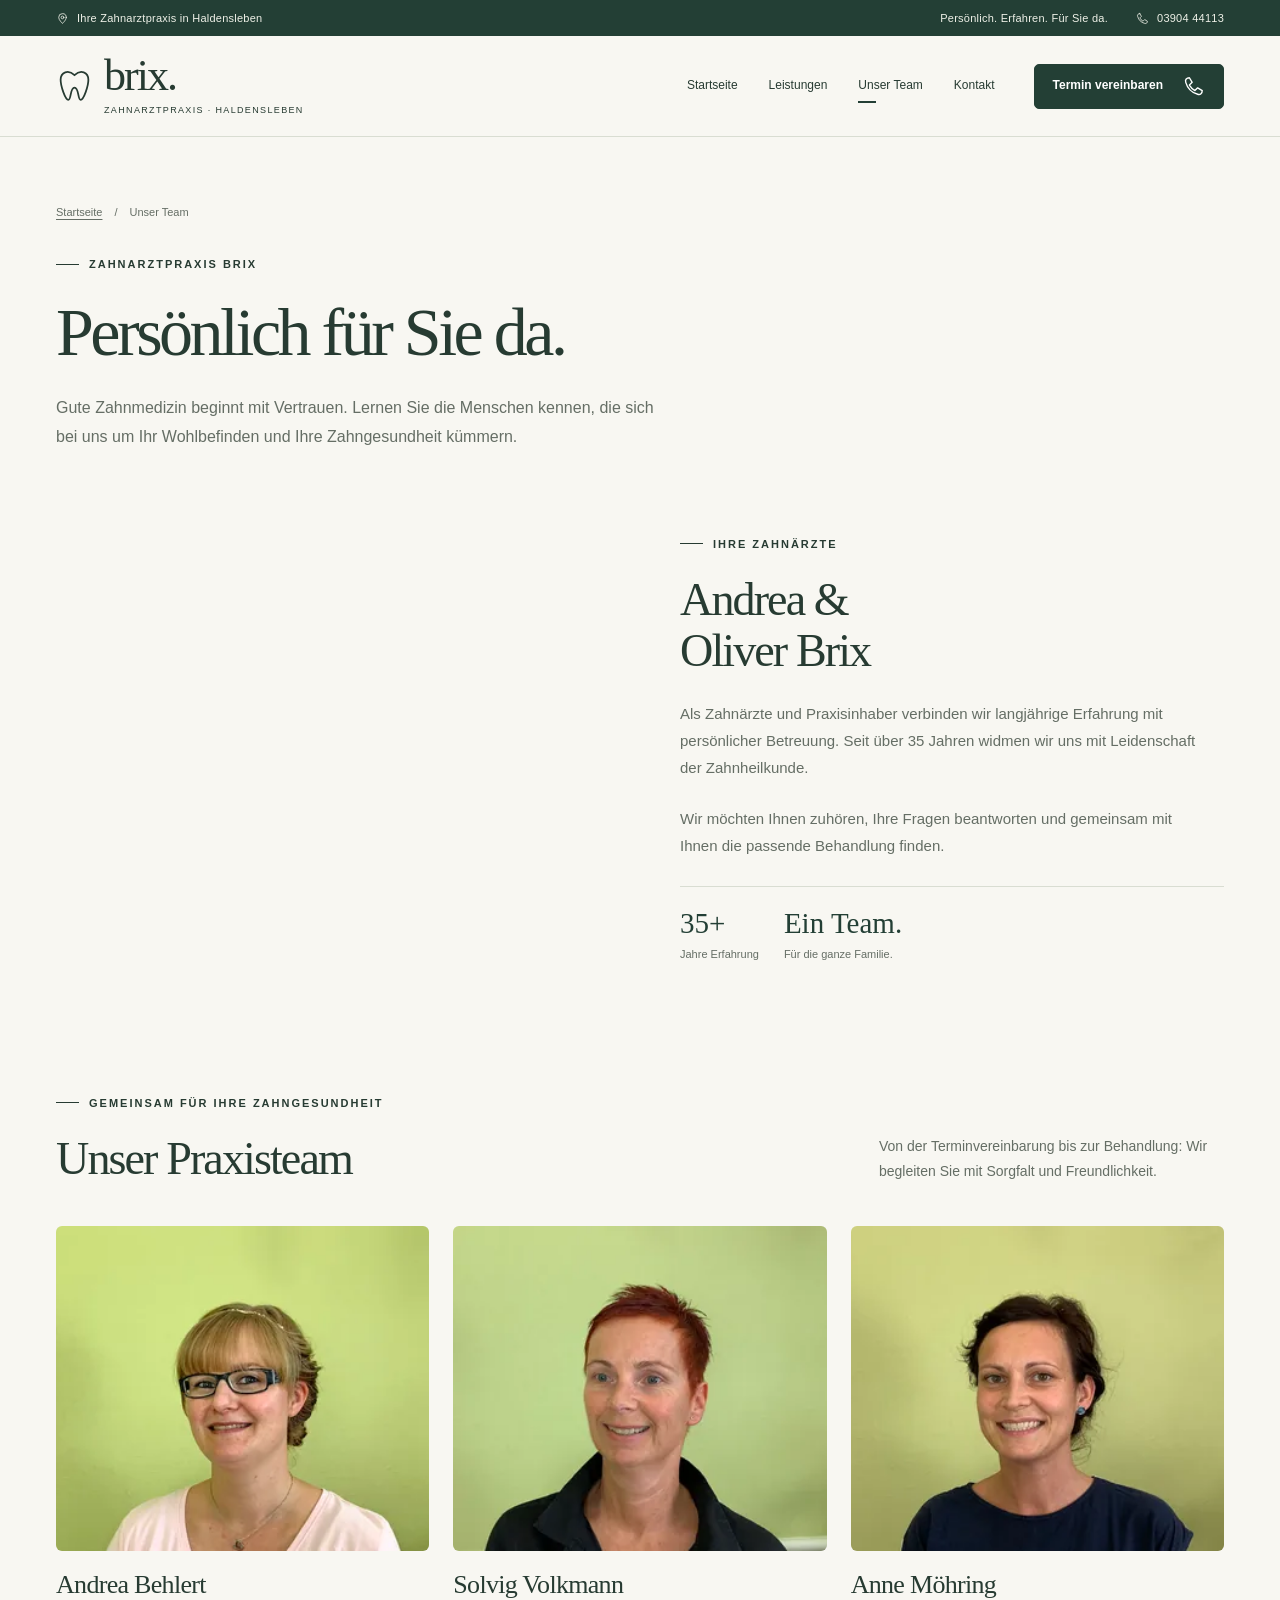
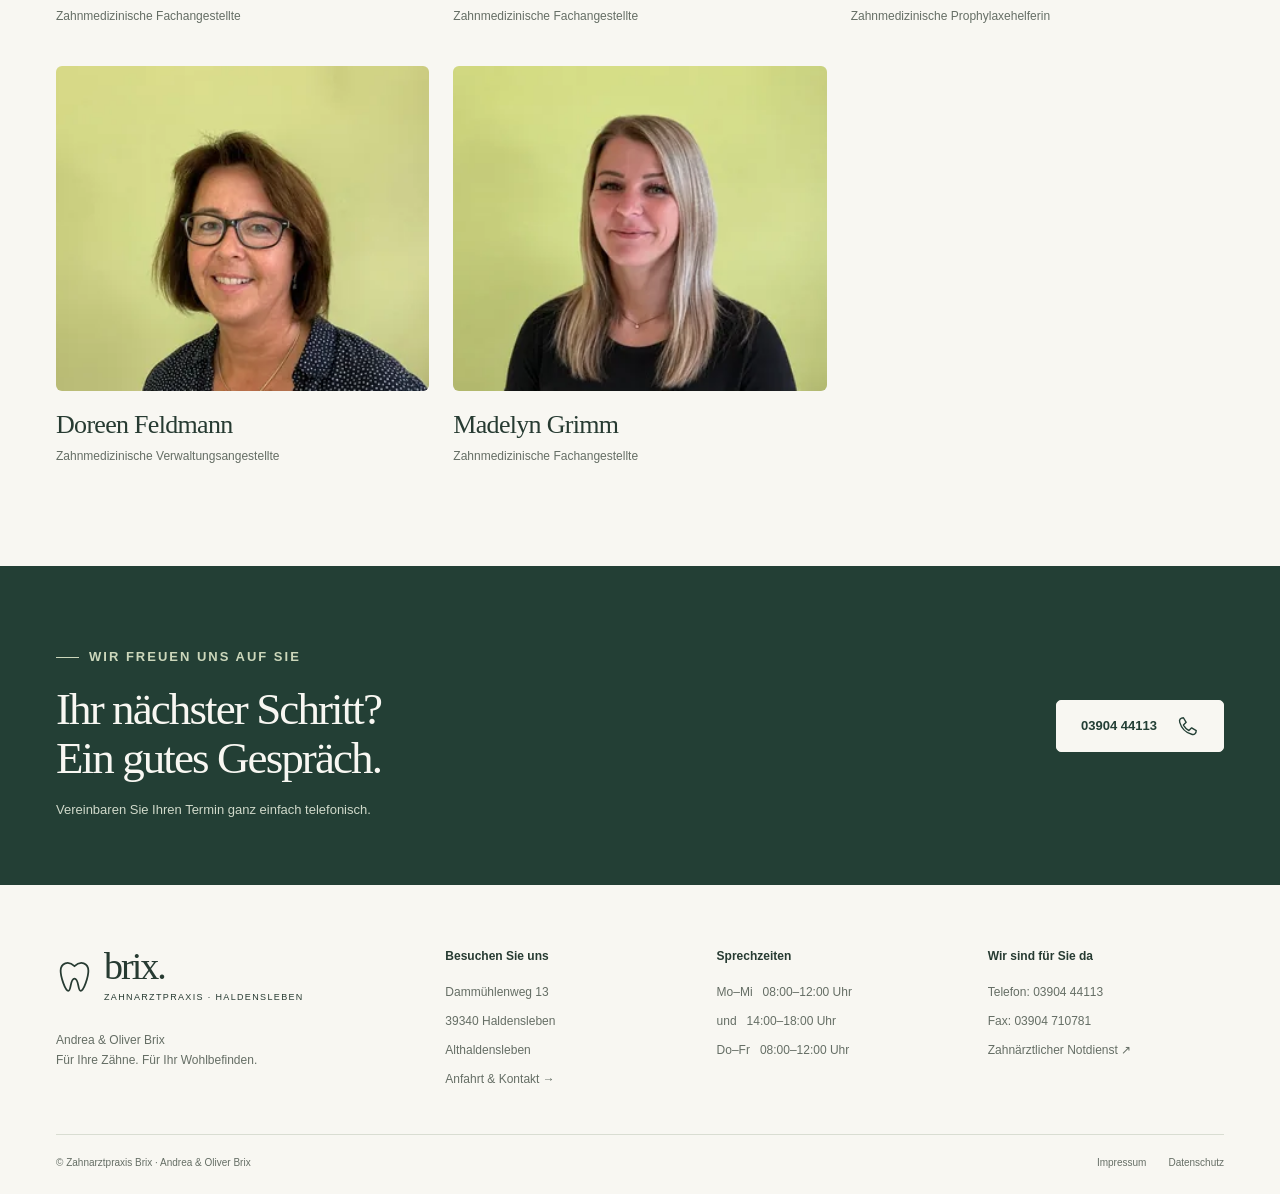
<file: team.html>
<!doctype html>
<html lang="de"><head><meta charset="utf-8"><meta name="viewport" content="width=device-width, initial-scale=1"><script>document.documentElement.classList.add('js')</script><title>Andrea &amp; Oliver Brix – Unser Team | Zahnarztpraxis Brix</title><meta name="description" content="Lernen Sie Andrea und Oliver Brix und das Team der Zahnarztpraxis Brix in Haldensleben kennen."><meta name="robots" content="index,follow,max-image-preview:large"><meta property="og:type" content="website"><meta property="og:locale" content="de_DE"><meta property="og:site_name" content="Zahnarztpraxis Brix"><meta property="og:title" content="Andrea &amp; Oliver Brix – Unser Team | Zahnarztpraxis Brix"><meta property="og:description" content="Lernen Sie Andrea und Oliver Brix und das Team der Zahnarztpraxis Brix in Haldensleben kennen."><link rel="canonical" href="https://www.zahnarztpraxis-brix.com/team.html"><meta property="og:url" content="https://www.zahnarztpraxis-brix.com/team.html"><meta property="og:image" content="https://www.zahnarztpraxis-brix.com/assets/room1.webp"><meta property="og:image:alt" content="Behandlungsraum der Zahnarztpraxis Brix in Haldensleben"><script type="application/ld+json">{"@context": "https://schema.org", "@graph": [{"@type": "Dentist", "@id": "https://www.zahnarztpraxis-brix.com/#praxis", "name": "Zahnarztpraxis Brix", "telephone": "+49 3904 44113", "faxNumber": "+49 3904 710781", "address": {"@type": "PostalAddress", "streetAddress": "Dammühlenweg 13", "postalCode": "39340", "addressLocality": "Haldensleben", "addressCountry": "DE"}, "openingHoursSpecification": [{"@type": "OpeningHoursSpecification", "dayOfWeek": ["Monday", "Tuesday", "Wednesday", "Thursday", "Friday"], "opens": "08:00", "closes": "12:00"}, {"@type": "OpeningHoursSpecification", "dayOfWeek": ["Monday", "Tuesday", "Wednesday"], "opens": "14:00", "closes": "18:00"}], "url": "https://www.zahnarztpraxis-brix.com/", "image": ["https://www.zahnarztpraxis-brix.com/assets/room1.webp", "https://www.zahnarztpraxis-brix.com/assets/dentists.webp"]}, {"@type": "AboutPage", "name": "Andrea & Oliver Brix – Unser Team | Zahnarztpraxis Brix", "description": "Lernen Sie Andrea und Oliver Brix und das Team der Zahnarztpraxis Brix in Haldensleben kennen.", "inLanguage": "de-DE", "about": {"@id": "https://www.zahnarztpraxis-brix.com/#praxis"}, "url": "https://www.zahnarztpraxis-brix.com/team.html"}, {"@type": "BreadcrumbList", "itemListElement": [{"@type": "ListItem", "position": 1, "name": "Startseite", "item": "https://www.zahnarztpraxis-brix.com/"}, {"@type": "ListItem", "position": 2, "name": "Andrea & Oliver Brix – Unser Team", "item": "https://www.zahnarztpraxis-brix.com/team.html"}]}]}</script><meta name="theme-color" content="#233f35"><link rel="icon" href="assets/favicon.svg" type="image/svg+xml"><link rel="stylesheet" href="assets/style.css"><script src="assets/site.js" defer></script></head><body><a class="skip-link" href="#main">Zum Inhalt springen</a>
    <div class="topbar" role="region" aria-label="Praxis auf einen Blick"><div class="wrap"><a href="kontakt.html#anfahrt"><svg viewBox="0 0 24 24" aria-hidden="true"><path d="M19 10c0 5-7 11-7 11S5 15 5 10a7 7 0 1 1 14 0Z"/><circle cx="12" cy="10" r="2.5"/></svg><span><span class="location-prefix">Ihre Zahnarztpraxis in </span>Haldensleben</span></a><div class="topbar-right"><span>Persönlich. Erfahren. Für Sie da.</span><a href="tel:+49390444113"><svg viewBox="0 0 24 24" aria-hidden="true"><path d="m7 3 3 5-3 3a16 16 0 0 0 6 6l3-3 5 3c0 3-2 5-5 4C9 19 5 15 3 8 2 5 4 3 7 3Z"/></svg>03904 44113</a></div></div></div>
    <header class="site-header"><div class="wrap header-inner"><a class="brand" href="index.html"><svg viewBox="0 0 24 24" aria-hidden="true"><path d="M12 5C8 1 3 3 3 8c0 4 3 13 5 13s1-8 4-8 2 8 4 8 5-9 5-13c0-5-5-7-9-3Z"/></svg><span><span class="brand-name">brix.</span><span class="brand-sub">Zahnarztpraxis · Haldensleben</span></span><span class="visually-hidden"> – Startseite</span></a><button class="menu-toggle" aria-label="Menü öffnen" aria-controls="navigation" aria-expanded="false"><svg viewBox="0 0 24 24" aria-hidden="true"><path d="M4 7h16M4 12h16M4 17h16"/></svg></button><nav class="nav" id="navigation" aria-label="Hauptnavigation"><a href="index.html">Startseite</a><a href="leistungen.html">Leistungen</a><a href="team.html" aria-current="page">Unser Team</a><a href="kontakt.html">Kontakt</a><a class="button " href="kontakt.html">Termin vereinbaren<svg viewBox="0 0 24 24" aria-hidden="true"><path d="m7 3 3 5-3 3a16 16 0 0 0 6 6l3-3 5 3c0 3-2 5-5 4C9 19 5 15 3 8 2 5 4 3 7 3Z"/></svg></a></nav></div></header><main id="main"><div class="wrap"><div class="page-intro"><div class="breadcrumb"><a href="index.html">Startseite</a><span>/</span>Unser Team</div><p class="eyebrow">Zahnarztpraxis Brix</p><h1>Persönlich für Sie da.</h1><p class="intro">Gute Zahnmedizin beginnt mit Vertrauen. Lernen Sie die Menschen kennen, die sich bei uns um Ihr Wohlbefinden und Ihre Zahngesundheit kümmern.</p></div></div><section class="wrap team-feature" aria-label="Unsere Zahnärzte"><img src="assets/dentists.webp" alt="Zahnärzte Andrea und Oliver Brix" width="800" height="533" decoding="async" srcset="assets/dentists-400.webp 400w, assets/dentists.webp 800w" sizes="(max-width: 580px) calc(100vw - 40px), (max-width: 800px) calc(50vw - 38px), 580px" fetchpriority="high"><div><p class="eyebrow">Ihre Zahnärzte</p><h2>Andrea &amp;<br>Oliver Brix</h2><p class="intro">Als Zahnärzte und Praxisinhaber verbinden wir langjährige Erfahrung mit persönlicher Betreuung. Seit über 35 Jahren widmen wir uns mit Leidenschaft der Zahnheilkunde.</p><p class="intro">Wir möchten Ihnen zuhören, Ihre Fragen beantworten und gemeinsam mit Ihnen die passende Behandlung finden.</p><div class="team-detail"><div><strong>35+</strong><span>Jahre Erfahrung</span></div><div><strong>Ein Team.</strong><span>Für die ganze Familie.</span></div></div></div></section><section class="section wrap"><div class="section-top"><div><p class="eyebrow">Gemeinsam für Ihre Zahngesundheit</p><h2>Unser Praxisteam</h2></div><p class="intro">Von der Terminvereinbarung bis zur Behandlung: Wir begleiten Sie mit Sorgfalt und Freundlichkeit.</p></div><div class="people-grid"><article class="person"><img src="assets/andrea.webp" alt="Andrea Behlert" width="800" height="533" loading="lazy" decoding="async" srcset="assets/andrea-400.webp 400w, assets/andrea.webp 800w" sizes="(max-width: 359px) calc(100vw - 40px), (max-width: 800px) calc(50vw - 28px), (max-width: 1352px) calc(33.33vw - 54px), 398px"><h3>Andrea Behlert</h3><p>Zahnmedizinische Fachangestellte</p></article><article class="person"><img src="assets/solvig.webp" alt="Solvig Volkmann" width="800" height="533" loading="lazy" decoding="async" srcset="assets/solvig-400.webp 400w, assets/solvig.webp 800w" sizes="(max-width: 359px) calc(100vw - 40px), (max-width: 800px) calc(50vw - 28px), (max-width: 1352px) calc(33.33vw - 54px), 398px"><h3>Solvig Volkmann</h3><p>Zahnmedizinische Fachangestellte</p></article><article class="person"><img src="assets/anne.webp" alt="Anne Möhring" width="800" height="533" loading="lazy" decoding="async" srcset="assets/anne-400.webp 400w, assets/anne.webp 800w" sizes="(max-width: 359px) calc(100vw - 40px), (max-width: 800px) calc(50vw - 28px), (max-width: 1352px) calc(33.33vw - 54px), 398px"><h3>Anne Möhring</h3><p>Zahnmedizinische Prophylaxehelferin</p></article><article class="person"><img src="assets/doreen.webp" alt="Doreen Feldmann" width="800" height="533" loading="lazy" decoding="async" srcset="assets/doreen-400.webp 400w, assets/doreen.webp 800w" sizes="(max-width: 359px) calc(100vw - 40px), (max-width: 800px) calc(50vw - 28px), (max-width: 1352px) calc(33.33vw - 54px), 398px"><h3>Doreen Feldmann</h3><p>Zahnmedizinische Verwaltungsangestellte</p></article><article class="person"><img src="assets/madelyn.webp" alt="Madelyn Grimm" width="703" height="530" loading="lazy" decoding="async" srcset="assets/madelyn-400.webp 400w, assets/madelyn.webp 703w" sizes="(max-width: 359px) calc(100vw - 40px), (max-width: 800px) calc(50vw - 28px), (max-width: 1352px) calc(33.33vw - 54px), 398px"><h3>Madelyn Grimm</h3><p>Zahnmedizinische Fachangestellte</p></article></div></section><section class="cta"><div class="wrap"><div><p class="eyebrow">Wir freuen uns auf Sie</p><h2>Ihr nächster Schritt?<br>Ein gutes Gespräch.</h2><p>Vereinbaren Sie Ihren Termin ganz einfach telefonisch.</p></div><a class="button light" href="tel:+49390444113">03904 44113<svg viewBox="0 0 24 24" aria-hidden="true"><path d="m7 3 3 5-3 3a16 16 0 0 0 6 6l3-3 5 3c0 3-2 5-5 4C9 19 5 15 3 8 2 5 4 3 7 3Z"/></svg></a></div></section></main><footer class="footer"><div class="wrap"><div class="footer-grid"><div><a class="brand" href="index.html"><svg viewBox="0 0 24 24" aria-hidden="true"><path d="M12 5C8 1 3 3 3 8c0 4 3 13 5 13s1-8 4-8 2 8 4 8 5-9 5-13c0-5-5-7-9-3Z"/></svg><span><span class="brand-name">brix.</span><span class="brand-sub">Zahnarztpraxis · Haldensleben</span></span><span class="visually-hidden"> – Startseite</span></a><p>Andrea &amp; Oliver Brix<br>Für Ihre Zähne. Für Ihr Wohlbefinden.</p></div><div><h2>Besuchen Sie uns</h2><ul><li>Dammühlenweg 13</li><li>39340 Haldensleben</li><li>Althaldensleben</li><li><a href="kontakt.html#anfahrt">Anfahrt &amp; Kontakt →</a></li></ul></div><div><h2>Sprechzeiten</h2><ul><li>Mo–Mi &nbsp; 08:00–12:00 Uhr</li><li>und &nbsp; 14:00–18:00 Uhr</li><li>Do–Fr &nbsp; 08:00–12:00 Uhr</li></ul></div><div><h2>Wir sind für Sie da</h2><ul><li><a href="tel:+49390444113">Telefon: 03904 44113</a></li><li>Fax: 03904 710781</li><li><a href="http://www.zbd-boerdekreis.de/seite/294524/hdl.html" target="_blank" rel="noopener noreferrer">Zahnärztlicher Notdienst ↗</a></li></ul></div></div><div class="footer-bottom"><span>© Zahnarztpraxis Brix · Andrea &amp; Oliver Brix</span><div><a href="impressum.html">Impressum</a><a href="datenschutz.html">Datenschutz</a></div></div></div><a class="mobile-call" href="tel:+49390444113"><svg viewBox="0 0 24 24" aria-hidden="true"><path d="m7 3 3 5-3 3a16 16 0 0 0 6 6l3-3 5 3c0 3-2 5-5 4C9 19 5 15 3 8 2 5 4 3 7 3Z"/></svg>Anrufen &amp; Termin vereinbaren</a></footer></body></html>
</file>
<file: assets/style.css>
@charset "UTF-8";
[hidden]{display:none!important}.visually-hidden{position:absolute;width:1px;height:1px;padding:0;margin:-1px;overflow:hidden;clip:rect(0,0,0,0);white-space:nowrap;border:0}
.page-intro h1{overflow-wrap:anywhere;hyphens:auto}
:root{--paper:#f8f7f2;--white:#fffefa;--green:#233f35;--green-dark:#183127;--sage:#e7ebe1;--ink:#273b32;--muted:#656e65;--line:#d9ddd2;--accent:#bbcb9c;--serif:Georgia,'Times New Roman',serif;--sans:Arial,Helvetica,sans-serif}
*{box-sizing:border-box}html{scroll-behavior:smooth;scroll-padding-top:110px}body{margin:0;background:var(--paper);color:var(--ink);font:16px/1.65 var(--sans);-webkit-font-smoothing:antialiased}a{color:inherit;text-decoration:none}button{font:inherit}img{display:block;max-width:100%;height:auto}svg{width:22px;height:22px;fill:none;stroke:currentColor;stroke-width:1.5;stroke-linecap:round;stroke-linejoin:round;flex-shrink:0}button,a,summary{-webkit-tap-highlight-color:transparent}a:focus-visible,button:focus-visible,summary:focus-visible{outline:3px solid #997334;outline-offset:5px}button{cursor:pointer}p,h1,h2,h3{margin:0}p+p{margin-top:16px}h1,h2,h3{font-family:var(--serif);font-weight:400;line-height:1.1}h1{font-size:clamp(48px,5.55vw,80px);letter-spacing:-3.5px}h2{font-size:clamp(36px,3.6vw,52px);letter-spacing:-1.9px}h3{font-size:28px;letter-spacing:-.7px}.wrap{width:min(1240px,calc(100% - 112px));margin-inline:auto}.section{padding-block:100px}.eyebrow{display:flex;align-items:center;gap:10px;font-size:11px;letter-spacing:2px;font-weight:600;text-transform:uppercase;margin-bottom:22px}.eyebrow:before{content:'';width:23px;height:1px;background:currentColor}.muted,.intro{color:var(--muted)}.intro{font-size:17px;max-width:520px;margin-top:24px;line-height:1.8}.button{display:inline-flex;align-items:center;justify-content:center;gap:20px;min-height:52px;padding:13px 24px;border-radius:5px;background:var(--green);color:white;border:1px solid var(--green);font-size:13px;font-weight:600;transition:background .2s,transform .2s}.button:hover{background:var(--green-dark);transform:translateY(-2px)}.button.light{background:var(--paper);color:var(--green);border-color:var(--paper)}.button.outline{background:transparent;color:var(--green);border-color:var(--line)}.button.outline:hover{background:var(--sage)}.text-link{display:inline-flex;align-items:center;gap:22px;font-size:13px;font-weight:600;border-bottom:1px solid var(--ink);padding-bottom:6px}.text-link:hover{color:#567041}.actions{display:flex;align-items:center;gap:28px;flex-wrap:wrap;margin-top:32px}.skip-link{position:fixed;top:-100px;left:20px;z-index:100;background:white;padding:12px}.skip-link:focus{top:12px}
.topbar{background:var(--green);color:#eff1e8;font-size:11px;letter-spacing:.25px;padding-block:9px}.topbar .wrap{display:flex;justify-content:space-between;align-items:center}.topbar a{display:flex;align-items:center;gap:8px}.topbar svg{width:13px;height:13px}.topbar-right{display:flex;gap:28px}.site-header{position:sticky;top:0;z-index:30;background:rgba(248,247,242,.97);border-bottom:1px solid var(--line)}.header-inner{height:100px;display:flex;align-items:center;justify-content:space-between;gap:30px}.brand{display:inline-flex;align-items:center;gap:11px;line-height:1}.brand>svg{width:37px;height:48px;stroke-width:1.15}.brand-name{font:44px/.9 var(--serif);letter-spacing:-2px}.brand-sub{display:block;font:9px/1.4 var(--sans);letter-spacing:1.35px;text-transform:uppercase;margin-top:8px}.nav{display:flex;align-items:center;gap:31px;font-size:12px}.nav>a:not(.button){padding-block:12px;position:relative}.nav>a[aria-current=page]:after{content:'';position:absolute;bottom:5px;left:0;width:18px;height:2px;background:var(--green)}.nav>a:hover{color:#567041}.nav .button{font-size:12px;min-height:45px;padding:10px 18px;margin-left:8px}.menu-toggle{display:none;background:none;border:1px solid var(--line);border-radius:4px;min-width:46px;min-height:46px;color:var(--green);align-items:center;justify-content:center}
.hero{display:grid;grid-template-columns:1.05fr 1fr;gap:65px;align-items:center;padding-block:60px 66px}.hero h1 em{font-weight:400;color:#657956}.hero .intro{max-width:400px;font-size:15px;margin-top:27px}.hero-visual{position:relative;padding-left:18px}.hero-photo{width:100%;height:515px;object-fit:cover;object-position:40% center;border-radius:150px 8px 8px 8px}.photo-label{position:absolute;bottom:24px;left:-15px;background:var(--white);padding:19px 25px;display:flex;align-items:center;gap:17px;box-shadow:0 8px 35px #1c332213;border:1px solid #e4e5db}.photo-label svg{width:31px;height:31px}.photo-label strong{display:block;font:22px var(--serif)}.photo-label span{font-size:10px;color:var(--muted);letter-spacing:.3px}.photo-index{position:absolute;right:20px;top:23px;color:white;font-size:10px;letter-spacing:2px;background:#233f3580;padding:5px 10px;border-radius:20px}.hero-trust{display:flex;gap:12px;align-items:center;margin-top:38px}.hero-trust img{width:46px;height:46px;border-radius:50%;object-fit:cover}.hero-trust p{font-size:11px;line-height:1.7}.hero-trust strong{font-weight:500;color:var(--ink)}.hero-trust span{display:block;color:var(--muted)}.info-band{background:var(--sage);border-block:1px solid #d9dfd0}.info-grid{display:grid;grid-template-columns:1.12fr 1fr .85fr;padding-block:29px}.info-item{display:flex;gap:17px;align-items:flex-start;padding-inline:34px;border-left:1px solid #cbd3c2}.info-item:first-child{padding-left:0;border:0}.info-item:last-child{padding-right:0}.info-item>svg{margin-top:5px}.info-item h2{font:14px var(--sans);letter-spacing:0;margin-bottom:6px;font-weight:600}.info-item p{font-size:12px;color:#53604e;line-height:1.8}.info-item a:hover{text-decoration:underline}.info-item .mini-link{display:inline-flex;align-items:center;gap:14px;font-size:11px;margin-top:3px}.mini-link svg{width:15px;height:15px}.section-top{display:flex;justify-content:space-between;gap:40px;align-items:flex-end;margin-bottom:42px}.section-top .intro{font-size:14px;max-width:345px;margin:0}.services-grid{display:grid;grid-template-columns:repeat(3,1fr);gap:18px}.service-card{background:var(--white);border:1px solid var(--line);border-radius:6px;padding:31px;position:relative;transition:transform .2s,border-color .2s;display:flex;flex-direction:column;align-items:flex-start}.service-card:hover{transform:translateY(-5px);border-color:#789169}.service-icon{width:47px;height:47px;background:var(--sage);border-radius:50%;display:grid;place-items:center;margin-bottom:27px}.service-card h3{font-size:25px}.service-card p{font-size:13px;color:var(--muted);margin-block:13px 27px;line-height:1.8}.service-card .card-link{font-size:11px;display:flex;align-items:center;justify-content:space-between;width:100%;margin-top:auto}.card-link svg{width:18px;height:18px}.section-tail{text-align:center;margin-top:33px}.team-feature{display:grid;grid-template-columns:1fr 1fr;gap:80px;align-items:center}.team-feature>img{width:100%;aspect-ratio:1.12;object-fit:cover;border-radius:8px 100px 8px 8px}.team-feature .intro{font-size:15px}.team-section{background:#eeefe7}.signature{font:italic 23px var(--serif);margin-top:24px}.team-detail{display:flex;gap:25px;border-top:1px solid var(--line);margin-top:27px;padding-top:20px}.team-detail span{font-size:11px;color:var(--muted)}.team-detail strong{font:29px var(--serif);display:block;color:var(--green)}
.gallery-layout{display:grid;grid-template-columns:.7fr 1.3fr;gap:75px;align-items:center}.gallery-frame{position:relative}.gallery-frame img{width:100%;height:415px;object-fit:cover;border-radius:7px}.gallery-footer{display:flex;align-items:center;justify-content:space-between;padding-top:16px;gap:12px}.gallery-caption{font-size:12px;color:var(--muted)}.gallery-controls{display:flex;align-items:center;gap:10px}.icon-button{height:43px;width:43px;display:grid;place-items:center;border:1px solid var(--line);border-radius:50%;background:transparent;color:var(--green)}.icon-button:hover{background:var(--sage)}.gallery-count{font-size:11px;margin-right:10px;font-variant-numeric:tabular-nums}.cta{background:var(--green);color:var(--paper);padding:65px 0}.cta .wrap{display:flex;justify-content:space-between;align-items:center;gap:40px}.cta .eyebrow{color:#ccd7bb;margin-bottom:17px}.cta h2{font-size:45px}.cta p{color:#d0d9ca;font-size:13px;margin-top:15px}.cta .button{white-space:nowrap}.footer{padding-block:64px 22px}.footer-grid{display:grid;grid-template-columns:1.5fr 1fr 1fr 1fr;gap:35px}.footer .brand-name{font-size:38px}.footer p{font-size:12px;color:var(--muted);margin-top:22px}.footer h2{font:12px var(--sans);font-weight:600;letter-spacing:0;margin-bottom:20px}.footer ul{margin:0;padding:0;list-style:none;font-size:12px;color:var(--muted)}.footer li+li{margin-top:9px}.footer a:hover{text-decoration:underline}.footer-bottom{margin-top:45px;padding-top:20px;border-top:1px solid var(--line);display:flex;justify-content:space-between;gap:20px;font-size:10px;color:var(--muted)}.footer-bottom div{display:flex;gap:22px}.mobile-call{display:none}
.page-intro{padding-block:66px 56px;max-width:820px}.page-intro h1{font-size:68px}.breadcrumb{font-size:11px;color:var(--muted);margin-bottom:34px}.breadcrumb a{text-decoration:underline;text-underline-offset:3px}.breadcrumb span{margin-inline:12px}.page-intro .intro{max-width:600px;font-size:16px}.treatments{padding-bottom:95px}.treatment{display:grid;grid-template-columns:80px 1fr 1fr;gap:40px;border-top:1px solid var(--line);padding-block:42px;scroll-margin-top:130px}.treatment-number{font:22px var(--serif);color:#76886b}.treatment h2{font-size:34px;letter-spacing:-1px}.treatment h3{font:13px var(--sans);margin-top:15px;color:var(--muted);line-height:1.8;letter-spacing:0}.treatment ul{padding:0 0 0 18px;margin:0;color:var(--muted);font-size:14px}.treatment li+li{margin-top:12px}.treatment li::marker{color:#889878}.people-grid{display:grid;grid-template-columns:repeat(3,1fr);gap:40px 24px}.person img{aspect-ratio:1.15;object-fit:cover;width:100%;border-radius:6px;background:var(--sage)}.person h3{font-size:26px;margin-top:20px}.person p{color:var(--muted);font-size:12px;margin-top:7px}.contact-grid{display:grid;grid-template-columns:1fr 1fr;gap:24px;padding-bottom:65px}.contact-card{padding:37px;background:var(--white);border:1px solid var(--line);border-radius:6px}.contact-card h2{font-size:33px;margin-bottom:23px}.contact-card p{font-size:14px;color:var(--muted)}.phone-large{font:36px var(--serif);display:inline-block;margin-bottom:20px}.hours{width:100%;border-collapse:collapse;font-size:13px}.hours th{text-align:left;font-weight:400}.hours td{text-align:right}.hours th,.hours td{padding-block:13px;border-bottom:1px solid var(--line)}.contact-card .note{font-size:11px;margin-top:18px}.contact-address{display:grid;grid-template-columns:1fr 1fr;gap:70px;align-items:center;padding-bottom:85px}.contact-address img{width:100%;height:345px;object-fit:cover;border-radius:6px}.faq{max-width:850px;margin:auto}.faq h2{margin-bottom:32px}.faq details{border-top:1px solid var(--line);padding-block:21px}.faq details:last-child{border-bottom:1px solid var(--line)}.faq summary{cursor:pointer;list-style:none;display:flex;justify-content:space-between;gap:20px;font-size:15px}.faq summary::-webkit-details-marker{display:none}.faq summary:after{content:'+';font-size:23px;line-height:1}.faq details[open] summary:after{content:'−'}.faq details p{font-size:14px;color:var(--muted);margin-top:18px;max-width:680px}.legal{max-width:800px;padding-bottom:85px;overflow-wrap:anywhere}.legal h2{font-size:28px;letter-spacing:-.5px;margin-block:36px 17px}.legal h3{font:600 16px/1.5 var(--sans);letter-spacing:0;margin-block:23px 10px}.legal p,.legal li{font-size:14px;color:var(--muted)}.legal a{text-decoration:underline;text-underline-offset:3px}.legal>div{margin-bottom:25px}.legal ul{padding-left:22px}.legal strong{color:var(--ink)}
@media(min-width:1500px){.hero{padding-block:75px 85px}.hero-photo{height:570px}}
@media(max-width:1100px){.wrap{width:calc(100% - 64px)}.nav{gap:20px}.hero{gap:32px}.hero h1{font-size:65px}.hero-photo{height:500px}.hero-visual{padding-left:0}.photo-label{left:-10px}.info-item{padding-inline:22px;gap:12px}.team-feature{gap:48px}.gallery-layout{gap:45px}.treatment{grid-template-columns:45px 1fr 1.1fr;gap:25px}}
@media(max-width:800px){.wrap{width:calc(100% - 40px)}.topbar{font-size:10px}.topbar-right>span{display:none}.header-inner{height:80px}.brand-name{font-size:37px}.brand>svg{width:32px;height:41px}.brand-sub{font-size:8px}.js .menu-toggle{display:flex}.nav{flex-wrap:wrap;gap:12px 24px;font-size:13px;padding-bottom:16px}.header-inner{flex-wrap:wrap;height:auto;min-height:80px;gap:0}.nav{width:100%}.nav .button{margin-left:0}.js .nav{display:none}.js .nav.is-open{display:flex}.js .nav>a{width:100%;padding:10px 0}.js .nav>.button{padding:13px;margin-top:6px}.js .nav>a[aria-current=page]:after{bottom:5px}.hero{gap:30px;padding-block:42px 45px}.hero h1{font-size:51px;letter-spacing:-2.5px}.hero .intro{font-size:14px}.hero-photo{height:435px;border-top-left-radius:110px}.eyebrow{font-size:9px;letter-spacing:1.5px}.hero .actions{gap:17px}.hero .button{padding:12px 17px;font-size:12px;gap:13px}.hero .text-link{font-size:12px}.hero-trust{margin-top:25px}.photo-label{padding:15px;bottom:20px}.photo-label strong{font-size:19px}.photo-label svg{width:25px}.info-grid{grid-template-columns:1fr 1fr;padding-block:24px;gap:22px}.info-item{padding:0;border:0}.info-item:last-child{grid-column:1/-1;padding-top:18px;border-top:1px solid #cbd3c2}.info-item:last-child p{display:inline}.info-item:last-child .mini-link{margin-left:15px}.section{padding-block:65px}.section-top{gap:25px}.section-top .intro{max-width:260px;font-size:13px}.services-grid{gap:12px}.service-card{padding:24px 20px}.service-card h3{font-size:23px}.team-feature{gap:35px}.gallery-layout{grid-template-columns:1fr;gap:30px}.gallery-layout .intro{max-width:600px}.gallery-frame img{height:400px}.cta h2{font-size:35px}.footer-grid{grid-template-columns:1.2fr 1fr;gap:40px}.people-grid{grid-template-columns:repeat(2,1fr)}.page-intro h1{font-size:56px}.contact-grid{gap:16px}.contact-card{padding:27px}.contact-address{gap:35px}.treatment{grid-template-columns:35px 1fr;gap:24px}.treatment ul{grid-column:2}.treatment h2{font-size:31px}}
@media(max-width:580px){.topbar .wrap>a{font-size:9px}.topbar-right{gap:0}.topbar-right a{font-size:10px}.hero{grid-template-columns:1fr;gap:34px;padding-top:32px}.hero h1{font-size:clamp(43px,12.9vw,58px);letter-spacing:-2.5px}.hero .intro{max-width:360px;margin-top:22px}.hero .eyebrow{margin-bottom:18px}.hero .actions{margin-top:26px;gap:23px}.hero-trust{margin-top:25px}.hero-visual{padding-left:15px}.hero-photo{height:370px;border-top-left-radius:115px;object-position:center}.photo-label{left:0;bottom:20px;padding:15px 22px}.photo-index{top:18px;right:16px}.info-grid{grid-template-columns:1fr;gap:22px}.info-item{border:0!important;padding:0!important}.info-item:last-child{grid-column:auto}.info-item:last-child p{display:block}.info-item:last-child .mini-link{margin-left:0}.info-item p{font-size:13px}.info-item h2{font-size:14px}.section{padding-block:58px}.section-top{display:block;margin-bottom:29px}.section-top .intro{margin-top:19px;max-width:none}.services-grid{grid-template-columns:1fr;gap:14px}.service-card{padding:27px}.service-card h3{font-size:28px}.service-card p{font-size:14px}.service-icon{margin-bottom:23px}.team-feature{grid-template-columns:1fr;gap:34px}.team-feature>img{aspect-ratio:1.2;border-top-right-radius:75px}.team-detail{gap:35px}.gallery-frame img{height:290px}.cta{padding-block:46px}.cta .wrap{display:block}.cta h2{font-size:36px}.cta .button{margin-top:27px}.footer{padding-block:45px 95px}.footer-grid{gap:32px 20px;grid-template-columns:1fr 1fr}.footer-grid>div:first-child{grid-column:1/-1}.footer-bottom{display:block;font-size:10px;line-height:1.7;margin-top:30px}.footer-bottom div{margin-top:13px}.mobile-call{position:fixed;bottom:0;left:0;right:0;display:flex;justify-content:center;align-items:center;gap:12px;background:var(--green);color:white;z-index:25;font-size:13px;min-height:58px;padding:14px 20px calc(14px + env(safe-area-inset-bottom));box-shadow:0 -2px 15px #233f3512}.mobile-call svg{width:18px}.page-intro{padding-block:35px 40px}.page-intro h1{font-size:49px;letter-spacing:-2px}.breadcrumb{margin-bottom:28px}.page-intro .intro{font-size:14px}.people-grid{gap:30px 15px}.person h3{font-size:22px}.person p{font-size:11px}.person img{aspect-ratio:.85}.treatment{padding-block:30px;gap:18px;grid-template-columns:25px 1fr}.treatment h2{font-size:29px}.treatment ul{font-size:13px}.treatments{padding-bottom:45px}.contact-grid{grid-template-columns:1fr;padding-bottom:45px}.contact-address{grid-template-columns:1fr;gap:30px;padding-bottom:55px}.contact-address img{height:270px}.phone-large{font-size:34px}.legal h2{font-size:26px}.legal h3{font-size:15px}.legal p,.legal li{font-size:13px}.faq summary{font-size:14px}}
@media(prefers-reduced-motion:reduce){html{scroll-behavior:auto}*,*:before,*:after{transition:none!important;animation:none!important}}

/* Mobile audit: comfortable reading, touch targets and short viewports. */
.treatment-number{color:#5d7053}
.icon-button{width:44px;height:44px;flex-shrink:0}
.gallery-controls{flex-shrink:0}
.gallery-count{white-space:nowrap}
.faq summary{min-height:44px;align-items:center}
.faq details{padding-block:12px}
.faq a:not(.text-link){text-decoration:underline;text-underline-offset:3px}
.hero h1,.section h2,.treatment h2{overflow-wrap:break-word}
.treatment>*{min-width:0}
.treatment li{overflow-wrap:anywhere}

@media(max-width:800px){
  html{scroll-padding-top:100px;scroll-padding-bottom:85px}
  .header-inner>.brand,.header-inner>.menu-toggle{margin-block:16px}
  .js .nav.is-open{display:flex;max-height:calc(100vh - 170px);max-height:calc(100dvh - 170px);overflow-y:auto;overscroll-behavior:contain;flex-wrap:nowrap;flex-direction:column;align-items:stretch;gap:4px;padding:6px 5px 16px}
  .js .nav>a{min-height:48px;display:flex;align-items:center;flex-shrink:0;font-size:15px}
  .js .nav>.button{font-size:14px}
  .intro,.hero .intro,.team-feature .intro,.section-top .intro,.page-intro .intro,.service-card p,.treatment ul,.contact-card p,.faq details p,.legal p,.legal li{font-size:16px}
  .treatment h3{font-size:15px}
  .info-item p,.hours{font-size:14px}
  .hero-trust p,.team-detail span,.person p,.contact-card .note,.gallery-caption{font-size:13px}
  .person h3{overflow-wrap:break-word}
  .button,.hero .button,.text-link,.hero .text-link,.service-card .card-link,.mobile-call{font-size:14px}
  .text-link,.info-item .mini-link{min-height:44px;align-items:center}
  .info-item .mini-link{font-size:13px}
  .info-item a[href^="tel:"]{display:inline-flex;align-items:center;min-height:44px;font-size:16px}
  .footer p,.footer ul{font-size:14px}
  .footer h2{font-size:14px}
  .footer-bottom{font-size:12px}
  .footer li+li{margin-top:7px}
  .footer li a,.footer-bottom a{display:inline-flex;min-height:44px;align-items:center}
  .footer-bottom div{flex-wrap:wrap}
  .breadcrumb{font-size:13px}
  .breadcrumb a{display:inline-flex;min-height:44px;align-items:center}
  .faq summary{font-size:16px}
  .topbar{padding-block:0}
  .topbar a{min-height:44px;font-size:12px}
  .topbar .wrap>a,.topbar-right a{font-size:12px}
  .location-prefix{display:none}
  .eyebrow{font-size:11px;letter-spacing:1.2px}
}

@media(max-width:580px){
  .hero .intro br{display:none}
  .footer-grid{grid-template-columns:1fr}
  .footer-grid>div:first-child{grid-column:auto}
  .footer{padding-bottom:calc(95px + env(safe-area-inset-bottom))}
  .gallery-footer{flex-wrap:wrap;gap:15px}
  .gallery-caption{flex-basis:100%}
  .gallery-controls{margin-left:auto}
  .photo-index{font-size:9px;letter-spacing:1px}
}

@media(max-width:359px){
  .people-grid{grid-template-columns:1fr}
  .person img{aspect-ratio:1.15}
  .contact-card{padding:24px 20px}
  .hours th{padding-right:12px}
  .hours td{white-space:nowrap;font-size:13px}
}

@media(max-height:500px) and (max-width:950px){
  html{scroll-padding-top:85px}
  .topbar{display:none}
  .header-inner>.brand,.header-inner>.menu-toggle{margin-block:9px}
  .header-inner{height:auto;min-height:64px}
  .js .nav.is-open{max-height:calc(100vh - 85px);max-height:calc(100dvh - 85px)}
  .mobile-call{display:none}
  .hero{padding-top:28px}
  .hero h1{font-size:42px;letter-spacing:-2px}
  .hero-photo{height:300px}
}

/* Laufband (Ferien-Hinweis, Text aus Google-Tabelle) */
.laufband{background:var(--accent);color:var(--green-dark);font-weight:700;font-size:15px;overflow:hidden;white-space:nowrap;border-bottom:1px solid var(--line)}
.laufband__spur{display:flex;width:max-content;animation:laufband 30s linear infinite}
.laufband:hover .laufband__spur{animation-play-state:paused}
.laufband p{margin:0;padding:10px 0;flex:none}
@keyframes laufband{to{transform:translateX(-50%)}}
@media (prefers-reduced-motion:reduce){.laufband{white-space:normal;text-align:center;padding:0 16px}.laufband__spur{animation:none!important;width:auto}.laufband p[aria-hidden]{display:none}}
@media print{.laufband{display:none}}
</file>
